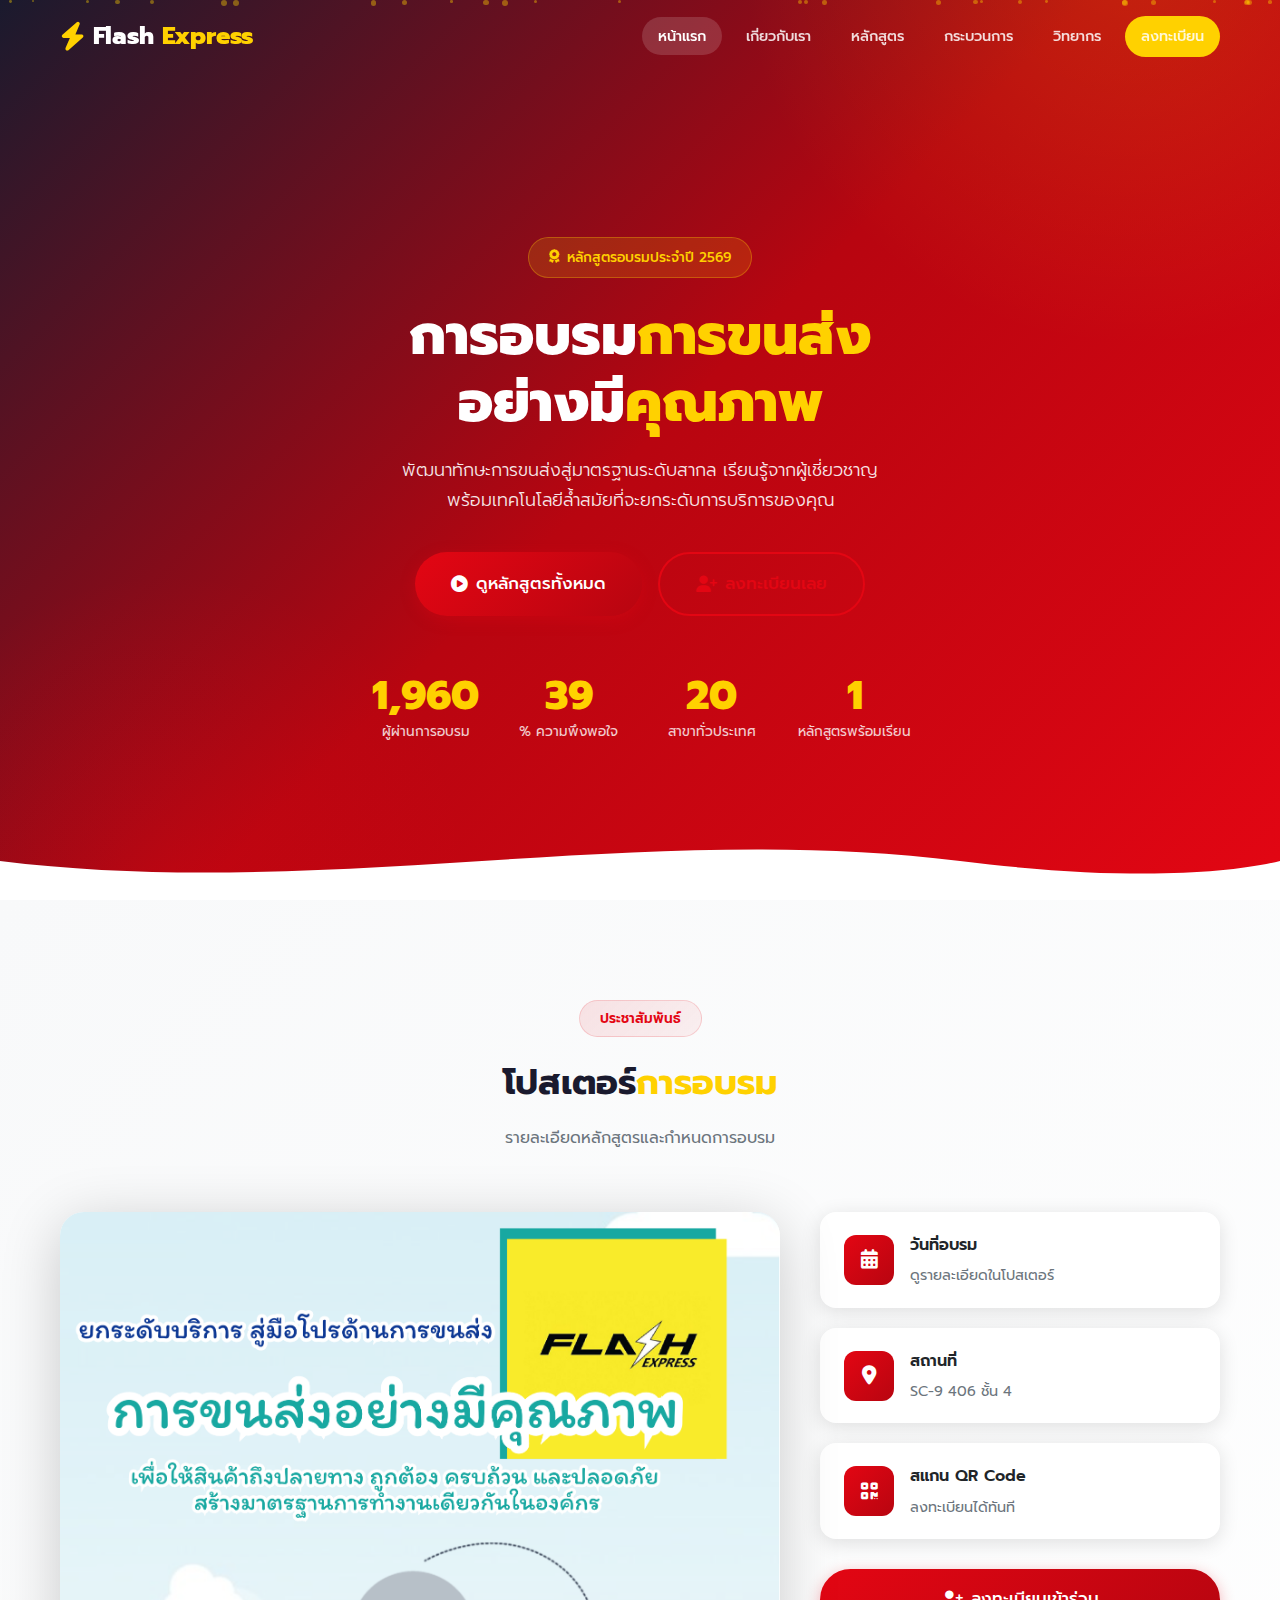
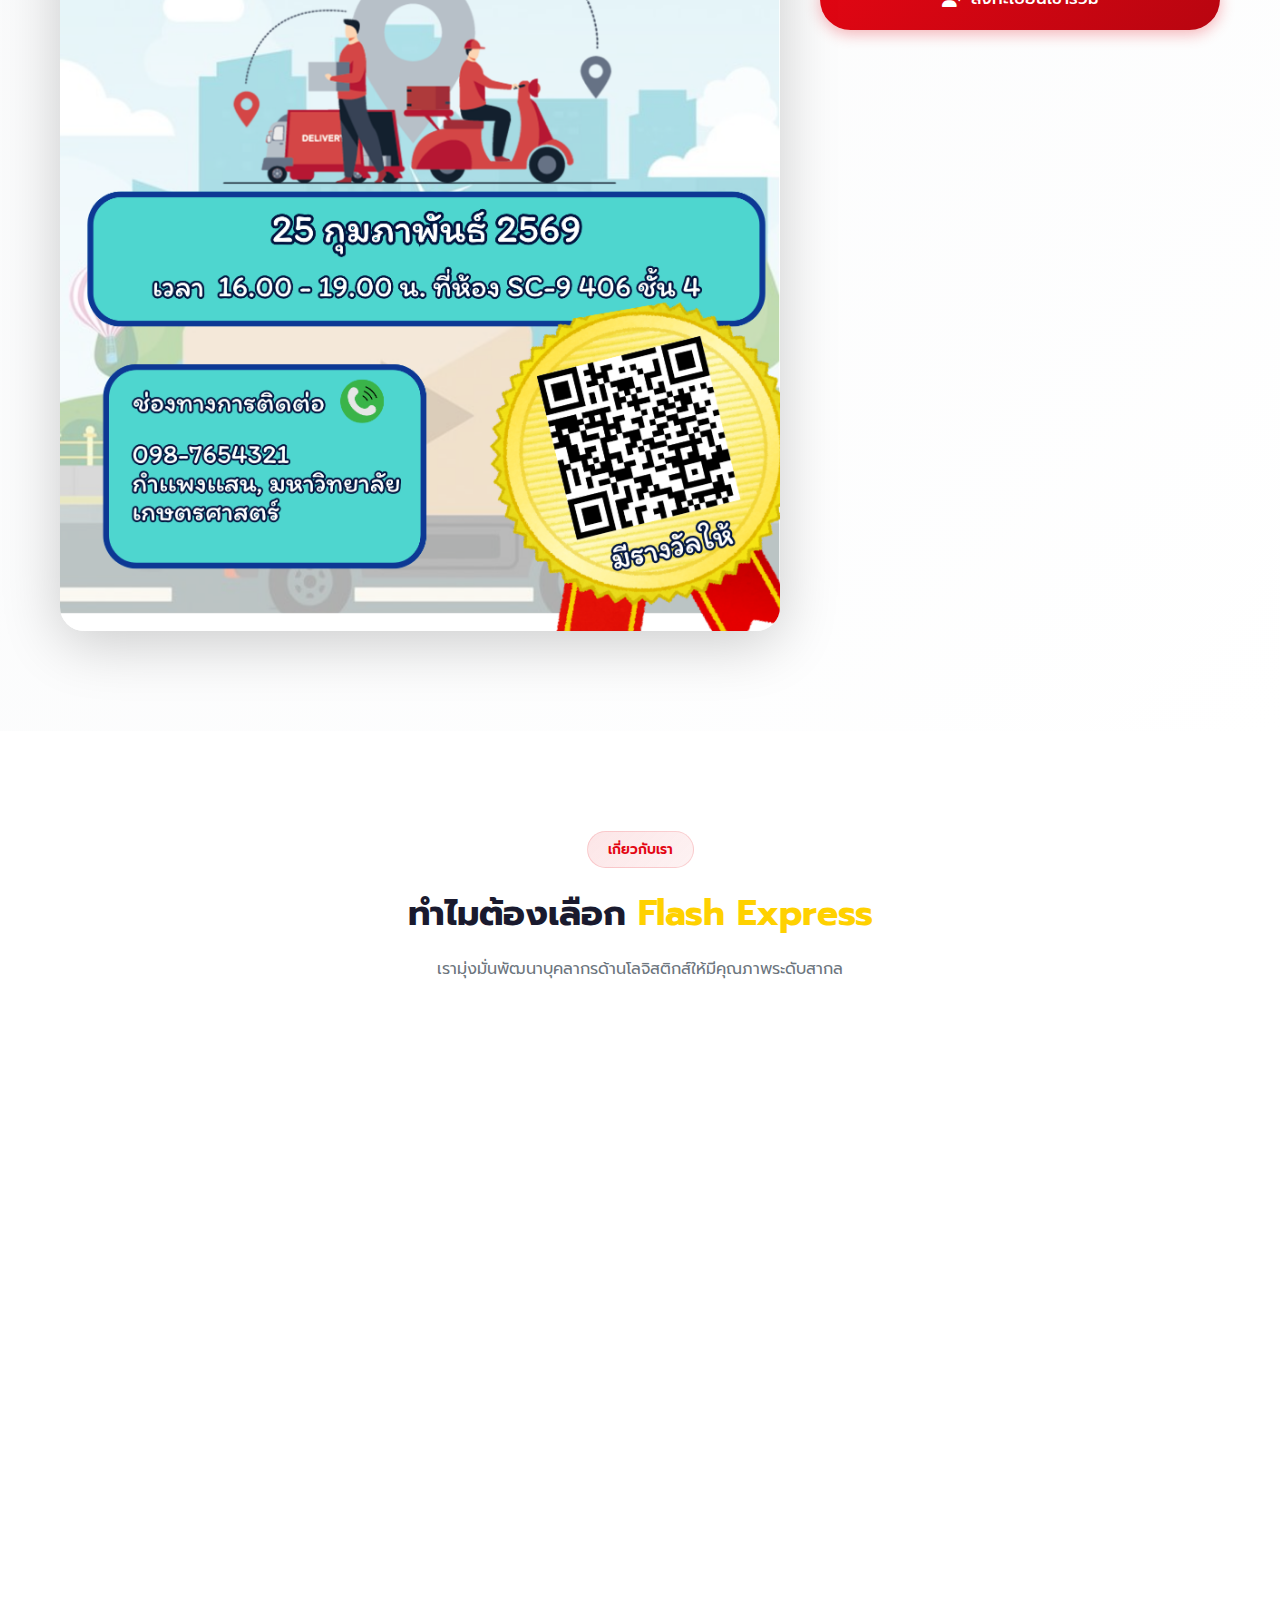
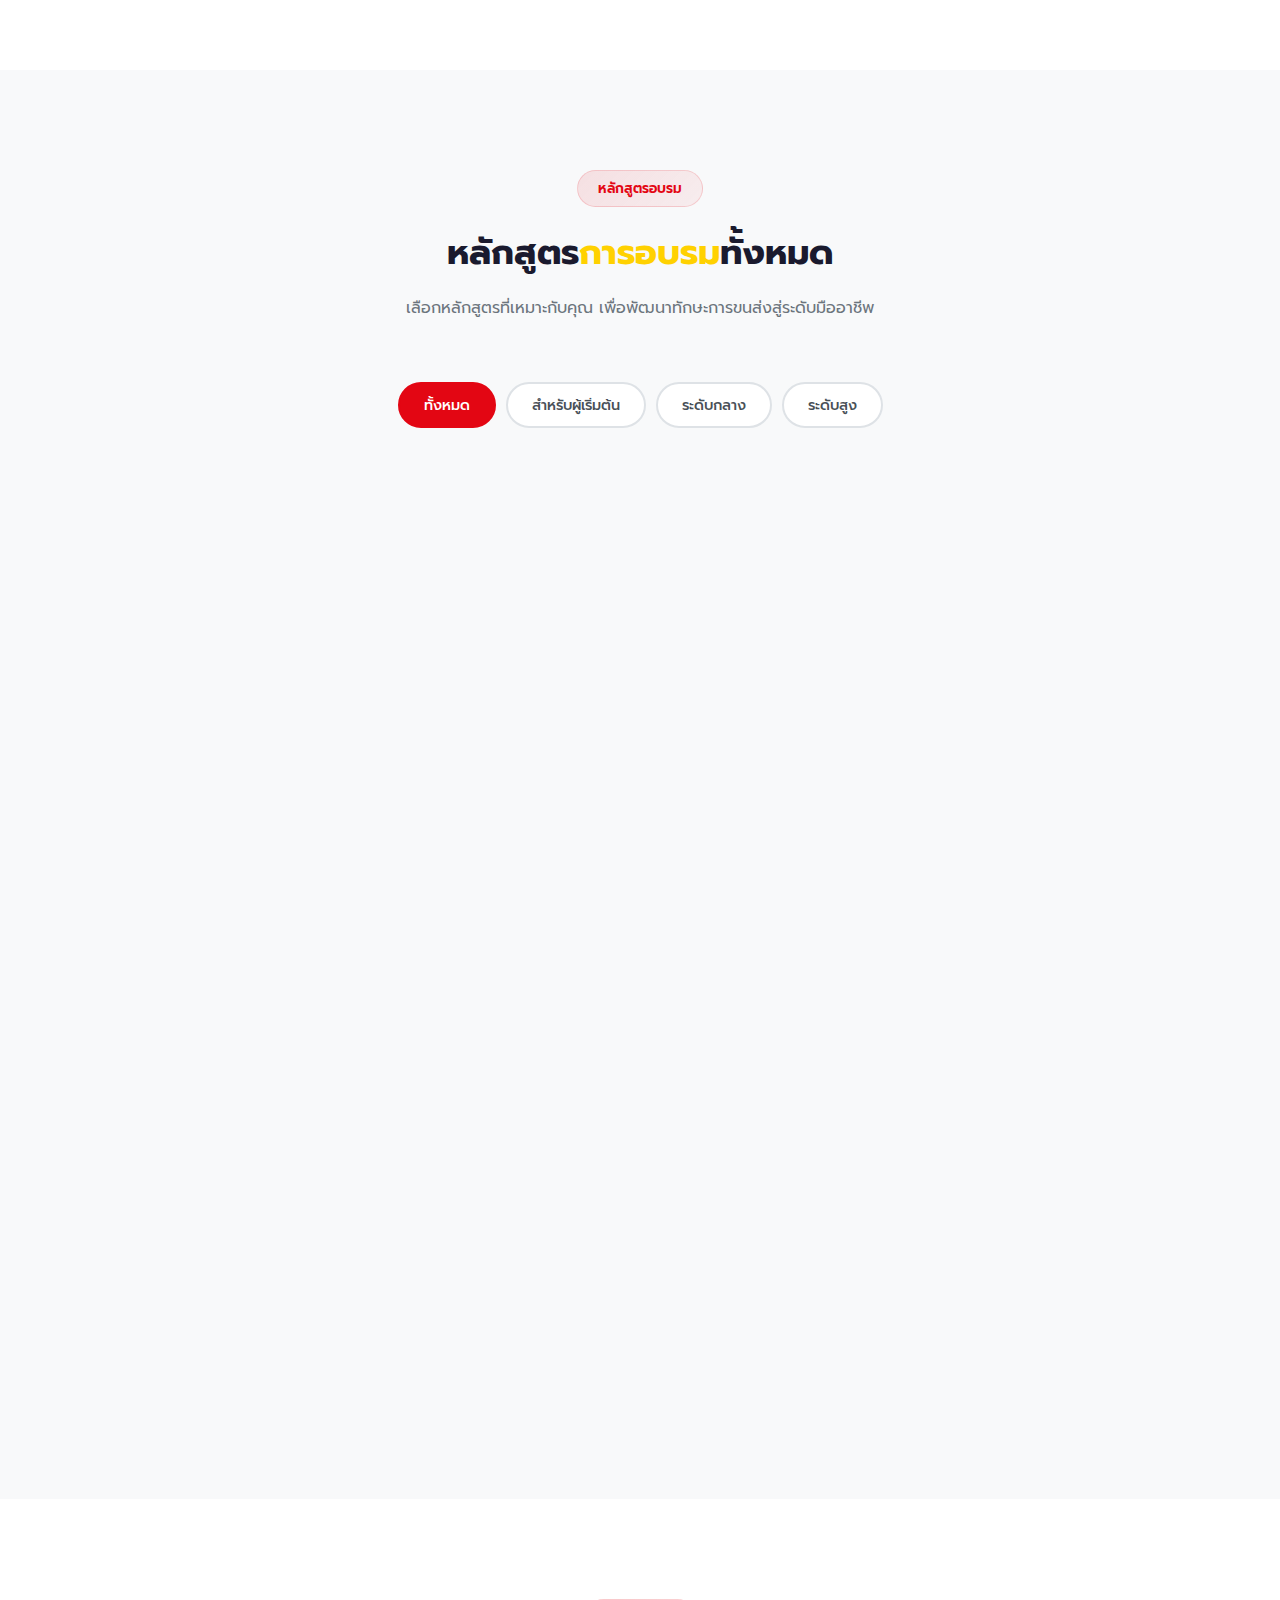
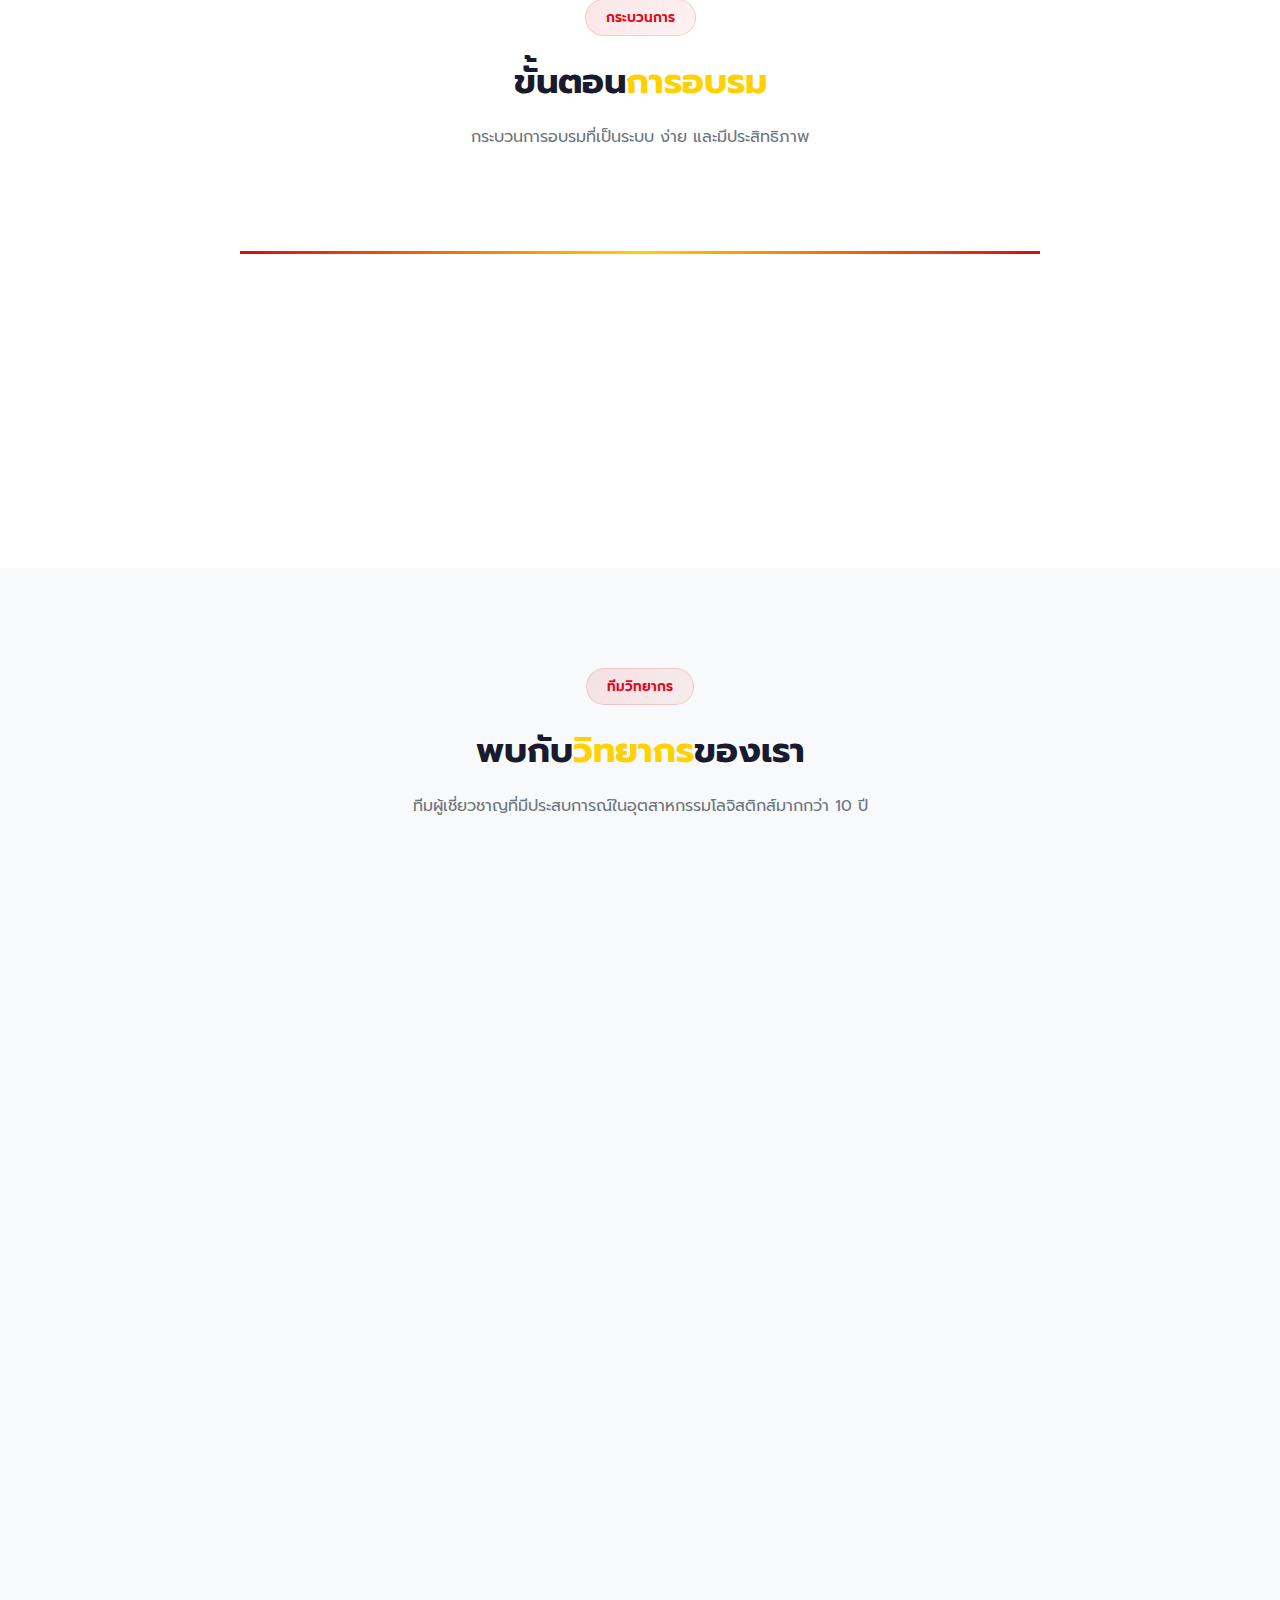
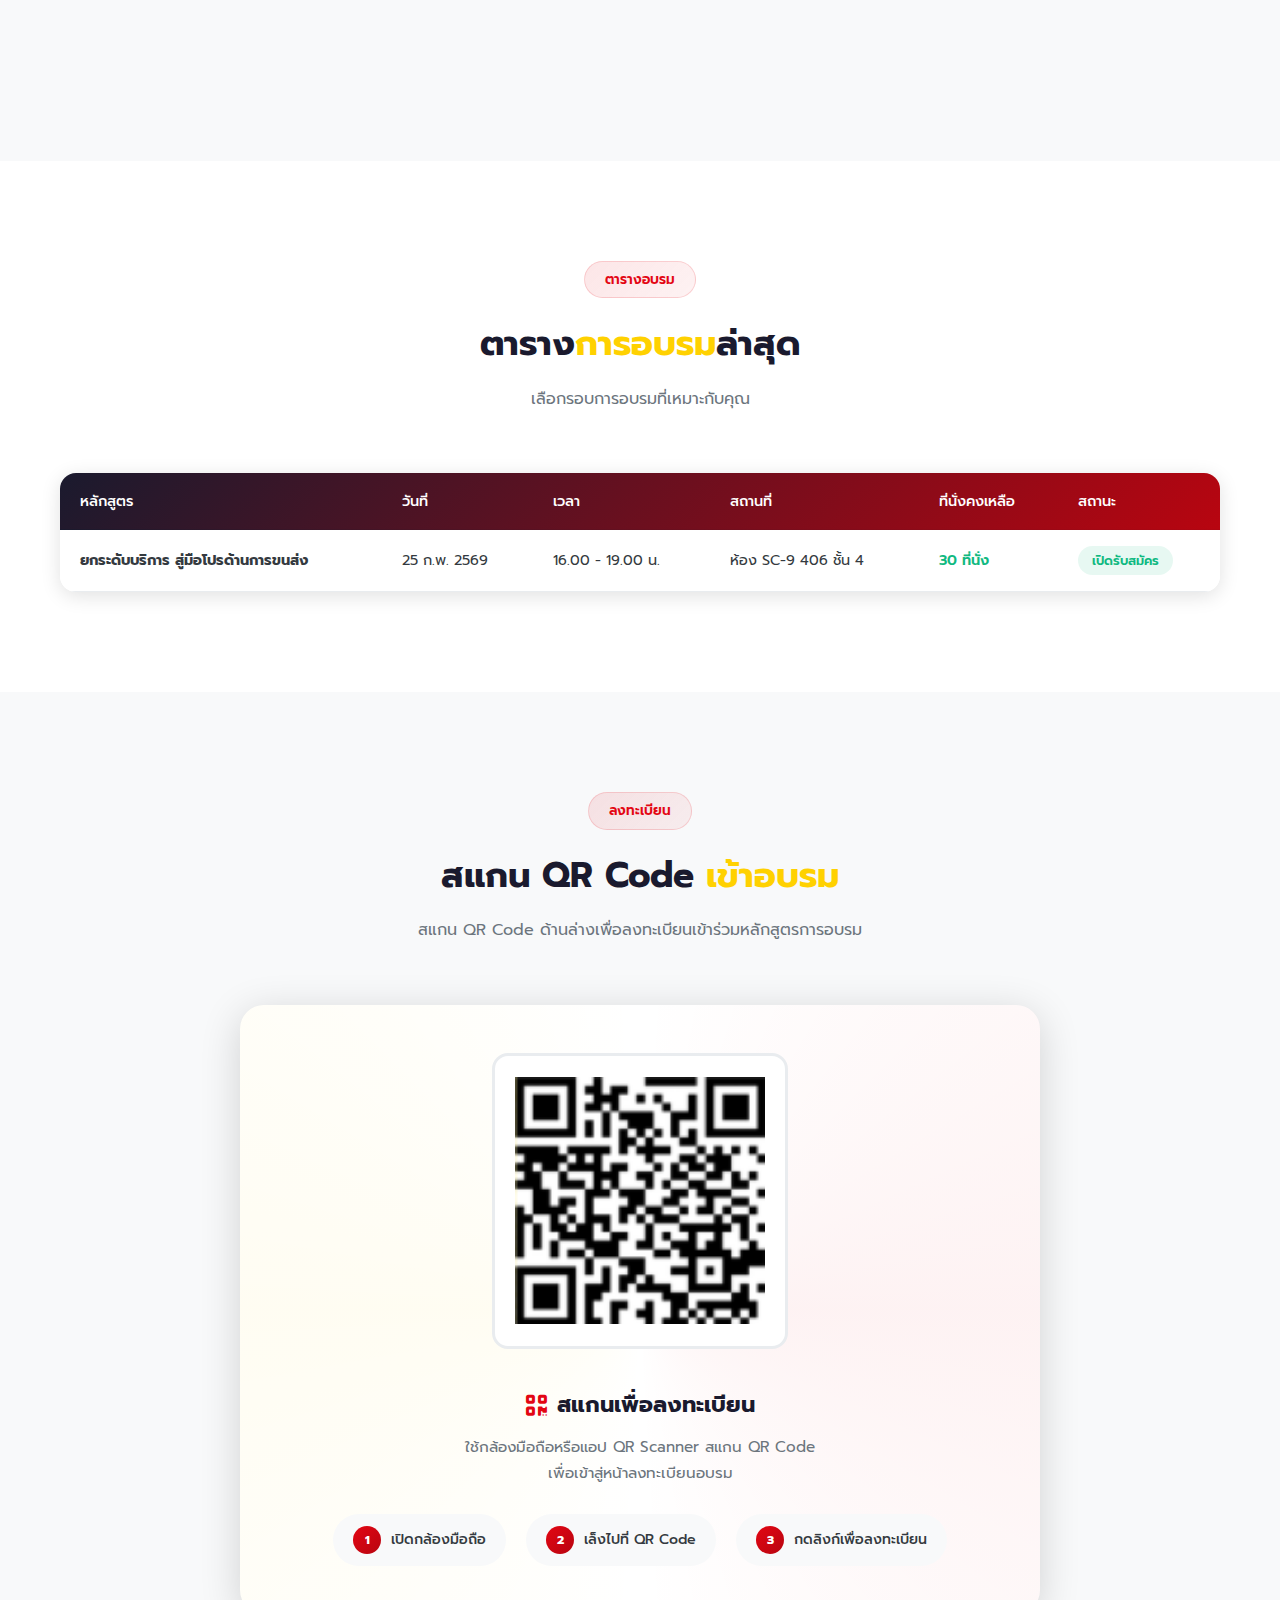
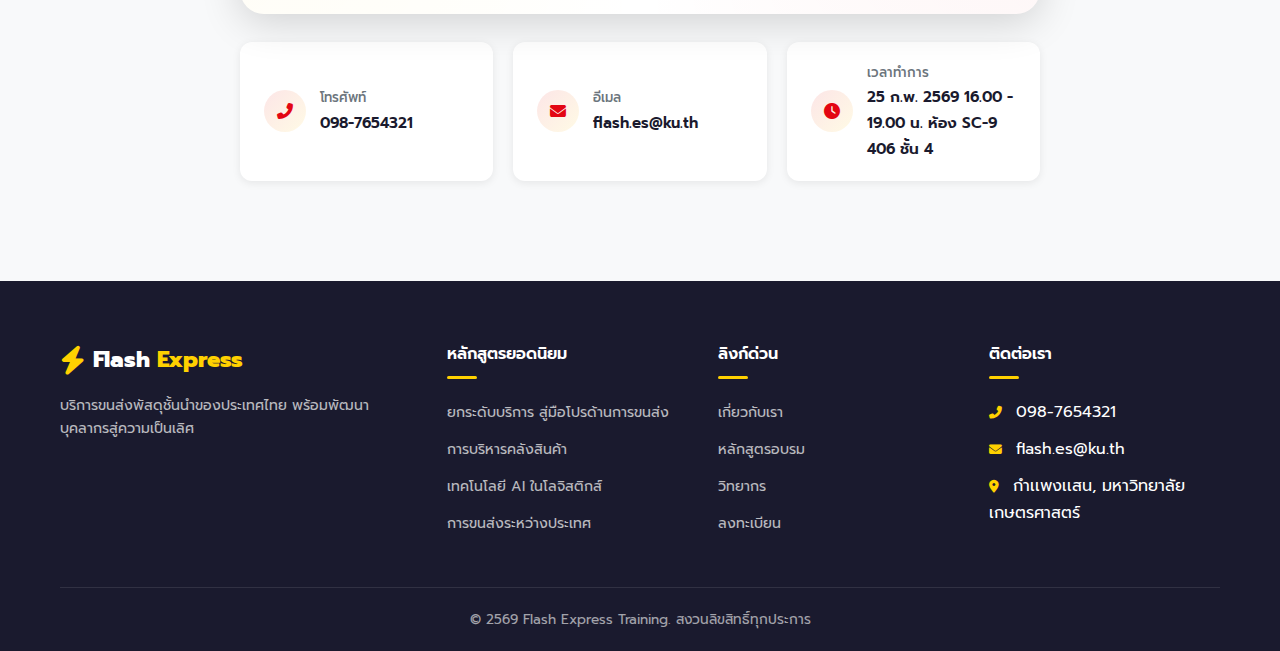
<file: index.html>
<!DOCTYPE html>
<html lang="th">
<head>
    <meta charset="UTF-8">
    <meta name="viewport" content="width=device-width, initial-scale=1.0">
    <title>Flash Express - การอบรมการขนส่งอย่างมีคุณภาพ</title>
    <link rel="stylesheet" href="styles/style.css?v=20260211">
    <link href="https://fonts.googleapis.com/css2?family=Prompt:wght@300;400;500;600;700;800&display=swap" rel="stylesheet">
    <link rel="stylesheet" href="https://cdnjs.cloudflare.com/ajax/libs/font-awesome/6.5.1/css/all.min.css">
</head>
<body>

    <!-- Navbar -->
    <nav class="navbar" id="navbar">
        <div class="container nav-container">
            <a href="#" class="logo">
                <i class="fas fa-bolt logo-icon"></i>
                <span>Flash <span class="text-yellow">Express</span></span>
            </a>
            <ul class="nav-links" id="navLinks">
                <li><a href="#home" class="active">หน้าแรก</a></li>
                <li><a href="#about">เกี่ยวกับเรา</a></li>
                <li><a href="#courses">หลักสูตร</a></li>
                <li><a href="#process">กระบวนการ</a></li>
                <li><a href="#trainers">วิทยากร</a></li>
                <li><a href="#register" class="btn btn-nav">ลงทะเบียน</a></li>
            </ul>
            <button class="hamburger" id="hamburger">
                <span></span>
                <span></span>
                <span></span>
            </button>
        </div>
    </nav>

    <!-- Hero Section -->
    <section class="hero" id="home">
        <div class="hero-particles" id="particles"></div>
        <div class="container hero-content">
            <div class="hero-badge">
                <i class="fas fa-award"></i> หลักสูตรอบรมประจำปี 2569
            </div>
            <h1 class="hero-title">
                การอบรม<span class="text-yellow">การขนส่ง</span><br>
                อย่างมี<span class="text-yellow">คุณภาพ</span>
            </h1>
            <p class="hero-subtitle">
                พัฒนาทักษะการขนส่งสู่มาตรฐานระดับสากล เรียนรู้จากผู้เชี่ยวชาญ<br>
                พร้อมเทคโนโลยีล้ำสมัยที่จะยกระดับการบริการของคุณ
            </p>
            <div class="hero-buttons">
                <a href="#courses" class="btn btn-primary btn-lg">
                    <i class="fas fa-play-circle"></i> ดูหลักสูตรทั้งหมด
                </a>
                <a href="#register" class="btn btn-outline btn-lg">
                    <i class="fas fa-user-plus"></i> ลงทะเบียนเลย
                </a>
            </div>
            <div class="hero-stats">
                <div class="stat-item">
                    <div class="stat-number" data-target="5000">0</div>
                    <div class="stat-label">ผู้ผ่านการอบรม</div>
                </div>
                <div class="stat-item">
                    <div class="stat-number" data-target="98">0</div>
                    <div class="stat-label">% ความพึงพอใจ</div>
                </div>
                <div class="stat-item">
                    <div class="stat-number" data-target="50">0</div>
                    <div class="stat-label">สาขาทั่วประเทศ</div>
                </div>
                <div class="stat-item">
                    <div class="stat-number" data-target="1">0</div>
                    <div class="stat-label">หลักสูตรพร้อมเรียน</div>
                </div>
            </div>
        </div>
        <div class="hero-wave">
            <svg viewBox="0 0 1440 120" preserveAspectRatio="none">
                <path d="M0,60 C360,120 720,0 1080,60 C1260,90 1380,80 1440,60 L1440,120 L0,120 Z" fill="#ffffff"/>
            </svg>
        </div>
    </section>

    <!-- Poster Section -->
    <section class="section poster-section" id="poster">
        <div class="container">
            <div class="section-header">
                <span class="section-badge">ประชาสัมพันธ์</span>
                <h2 class="section-title">โปสเตอร์<span class="text-yellow">การอบรม</span></h2>
                <p class="section-subtitle">รายละเอียดหลักสูตรและกำหนดการอบรม</p>
            </div>
            <div class="poster-container">
                <div class="poster-wrapper">
                    <img src="image/poster.png" alt="Flash Express Training Poster" class="poster-image">
                    <div class="poster-overlay">
                        <a href="image/poster.png" target="_blank" class="btn btn-primary btn-lg">
                            <i class="fas fa-expand"></i> ดูขนาดเต็ม
                        </a>
                    </div>
                </div>
                <div class="poster-info">
                    <div class="poster-info-card">
                        <div class="poster-info-icon">
                            <i class="fas fa-calendar-alt"></i>
                        </div>
                        <div class="poster-info-content">
                            <h4>วันที่อบรม</h4>
                            <p>ดูรายละเอียดในโปสเตอร์</p>
                        </div>
                    </div>
                    <div class="poster-info-card">
                        <div class="poster-info-icon">
                            <i class="fas fa-map-marker-alt"></i>
                        </div>
                        <div class="poster-info-content">
                            <h4>สถานที่</h4>
                            <p>SC-9 406 ชั้น 4</p>
                        </div>
                    </div>
                    <div class="poster-info-card">
                        <div class="poster-info-icon">
                            <i class="fas fa-qrcode"></i>
                        </div>
                        <div class="poster-info-content">
                            <h4>สแกน QR Code</h4>
                            <p>ลงทะเบียนได้ทันที</p>
                        </div>
                    </div>
                    <a href="#register" class="btn btn-primary btn-lg poster-register-btn">
                        <i class="fas fa-user-plus"></i> ลงทะเบียนเข้าร่วม
                    </a>
                </div>
            </div>
        </div>
    </section>

    <!-- About Section -->
    <section class="section about" id="about">
        <div class="container">
            <div class="section-header">
                <span class="section-badge">เกี่ยวกับเรา</span>
                <h2 class="section-title">ทำไมต้องเลือก <span class="text-yellow">Flash Express</span></h2>
                <p class="section-subtitle">เรามุ่งมั่นพัฒนาบุคลากรด้านโลจิสติกส์ให้มีคุณภาพระดับสากล</p>
            </div>
            <div class="about-grid">
                <div class="about-card">
                    <div class="about-icon">
                        <i class="fas fa-shipping-fast"></i>
                    </div>
                    <h3>ขนส่งรวดเร็ว</h3>
                    <p>ระบบขนส่งที่มีประสิทธิภาพ ส่งถึงมือผู้รับภายใน 1-2 วัน ครอบคลุมทั่วประเทศไทย</p>
                </div>
                <div class="about-card">
                    <div class="about-icon">
                        <i class="fas fa-shield-alt"></i>
                    </div>
                    <h3>ปลอดภัยสูงสุด</h3>
                    <p>ระบบติดตามพัสดุแบบ Real-time พร้อมประกันความเสียหายสูงสุด 50,000 บาท</p>
                </div>
                <div class="about-card">
                    <div class="about-icon">
                        <i class="fas fa-headset"></i>
                    </div>
                    <h3>บริการ 24/7</h3>
                    <p>ทีมงานคอยให้บริการตลอด 24 ชั่วโมง แก้ไขปัญหาอย่างรวดเร็วทันใจ</p>
                </div>
                <div class="about-card">
                    <div class="about-icon">
                        <i class="fas fa-graduation-cap"></i>
                    </div>
                    <h3>อบรมมืออาชีพ</h3>
                    <p>หลักสูตรที่ออกแบบโดยผู้เชี่ยวชาญ เน้นปฏิบัติจริง พร้อมใบรับรอง</p>
                </div>
                <div class="about-card">
                    <div class="about-icon">
                        <i class="fas fa-chart-line"></i>
                    </div>
                    <h3>เทคโนโลยีทันสมัย</h3>
                    <p>ใช้ AI และ Machine Learning ในการเพิ่มประสิทธิภาพการจัดส่งพัสดุ</p>
                </div>
            </div>
        </div>
    </section>

    <!-- Courses Section -->
    <section class="section courses" id="courses">
        <div class="container">
            <div class="section-header">
                <span class="section-badge">หลักสูตรอบรม</span>
                <h2 class="section-title">หลักสูตร<span class="text-yellow">การอบรม</span>ทั้งหมด</h2>
                <p class="section-subtitle">เลือกหลักสูตรที่เหมาะกับคุณ เพื่อพัฒนาทักษะการขนส่งสู่ระดับมืออาชีพ</p>
            </div>
            
            <div class="course-filter">
                <button class="filter-btn active" data-filter="all">ทั้งหมด</button>
                <button class="filter-btn" data-filter="beginner">สำหรับผู้เริ่มต้น</button>
                <button class="filter-btn" data-filter="intermediate">ระดับกลาง</button>
                <button class="filter-btn" data-filter="advanced">ระดับสูง</button>
            </div>

            <div class="courses-grid">
                <!-- Course 1 -->
                <div class="course-card" data-category="beginner">
                    <div class="course-image">
                        <div class="course-image-placeholder">
                            <i class="fas fa-box-open"></i>
                        </div>
                        <span class="course-badge beginner">สำหรับผู้เริ่มต้น</span>
                        <span class="course-price">ฟรี</span>
                    </div>
                    <div class="course-content">
                        <h3>ยกระดับบริการ สู่มือโปรด้านการขนส่ง</h3>
                        <p>เพื่อให้สินค้าถึงปลายทาง ถูกต้อง ครบถ้วน และปลอดภัย สร้างมาตรฐานการทำงานเดียวกันในองค์กร</p>
                        <div class="course-meta">
                            <span><i class="fas fa-clock"></i> 3 ชั่วโมง</span>
                            <span><i class="fas fa-users"></i> 30 คน</span>
                            <span><i class="fas fa-star"></i> -</span>
                        </div>
                        <a href="#register" class="btn btn-course">ลงทะเบียน <i class="fas fa-arrow-right"></i></a>
                    </div>
                </div>

                <!-- Course 2 - ระดับกลาง (ยังไม่เปิด) -->
                <div class="course-card course-coming-soon" data-category="intermediate">
                    <div class="course-image">
                        <div class="course-image-placeholder">
                            <i class="fas fa-warehouse"></i>
                        </div>
                        <span class="course-badge intermediate">ระดับกลาง</span>
                        <span class="course-coming-badge"><i class="fas fa-hourglass-half"></i> เร็วๆ นี้</span>
                    </div>
                    <div class="course-content">
                        <h3>การบริหารคลังสินค้า</h3>
                        <p>ระบบจัดการคลังสินค้าอัจฉริยะ การจัดเรียง SKU และการควบคุมสต็อก</p>
                        <div class="course-meta">
                            <span><i class="fas fa-clock"></i> 4 ชั่วโมง</span>
                            <span><i class="fas fa-users"></i> 30 คน</span>
                            <span><i class="fas fa-star"></i> -</span>
                        </div>
                        <span class="btn btn-course-disabled"><i class="fas fa-lock"></i> ยังไม่เปิดให้ลงทะเบียน</span>
                    </div>
                </div>

                <!-- Course 3 - ระดับกลาง (ยังไม่เปิด) -->
                <div class="course-card course-coming-soon" data-category="intermediate">
                    <div class="course-image">
                        <div class="course-image-placeholder">
                            <i class="fas fa-hand-holding-heart"></i>
                        </div>
                        <span class="course-badge intermediate">ระดับกลาง</span>
                        <span class="course-coming-badge"><i class="fas fa-hourglass-half"></i> เร็วๆ นี้</span>
                    </div>
                    <div class="course-content">
                        <h3>การบริการลูกค้าเป็นเลิศ</h3>
                        <p>เทคนิคการสื่อสาร การแก้ปัญหาเฉพาะหน้า สร้างความประทับใจให้ลูกค้า</p>
                        <div class="course-meta">
                            <span><i class="fas fa-clock"></i> 3 ชั่วโมง</span>
                            <span><i class="fas fa-users"></i> 30 คน</span>
                            <span><i class="fas fa-star"></i> -</span>
                        </div>
                        <span class="btn btn-course-disabled"><i class="fas fa-lock"></i> ยังไม่เปิดให้ลงทะเบียน</span>
                    </div>
                </div>

                <!-- Course 4 - ระดับสูง (ยังไม่เปิด) -->
                <div class="course-card course-coming-soon" data-category="advanced">
                    <div class="course-image">
                        <div class="course-image-placeholder">
                            <i class="fas fa-robot"></i>
                        </div>
                        <span class="course-badge advanced">ระดับสูง</span>
                        <span class="course-coming-badge"><i class="fas fa-hourglass-half"></i> เร็วๆ นี้</span>
                    </div>
                    <div class="course-content">
                        <h3>เทคโนโลยี AI ในโลจิสติกส์</h3>
                        <p>การนำ AI, IoT และ Big Data มาใช้ในการจัดการระบบโลจิสติกส์แบบอัตโนมัติ</p>
                        <div class="course-meta">
                            <span><i class="fas fa-clock"></i> 6 ชั่วโมง</span>
                            <span><i class="fas fa-users"></i> 30 คน</span>
                            <span><i class="fas fa-star"></i> -</span>
                        </div>
                        <span class="btn btn-course-disabled"><i class="fas fa-lock"></i> ยังไม่เปิดให้ลงทะเบียน</span>
                    </div>
                </div>

                <!-- Course 5 - ระดับสูง (ยังไม่เปิด) -->
                <div class="course-card course-coming-soon" data-category="advanced">
                    <div class="course-image">
                        <div class="course-image-placeholder">
                            <i class="fas fa-globe-asia"></i>
                        </div>
                        <span class="course-badge advanced">ระดับสูง</span>
                        <span class="course-coming-badge"><i class="fas fa-hourglass-half"></i> เร็วๆ นี้</span>
                    </div>
                    <div class="course-content">
                        <h3>การขนส่งระหว่างประเทศ</h3>
                        <p>กฎระเบียบ พิธีการศุลกากร และการจัดการขนส่งข้ามพรมแดนอย่างมีประสิทธิภาพ</p>
                        <div class="course-meta">
                            <span><i class="fas fa-clock"></i> 6 ชั่วโมง</span>
                            <span><i class="fas fa-users"></i> 40 คน</span>
                            <span><i class="fas fa-star"></i> -</span>
                        </div>
                        <span class="btn btn-course-disabled"><i class="fas fa-lock"></i> ยังไม่เปิดให้ลงทะเบียน</span>
                    </div>
                </div>
            </div>
        </div>
    </section>

    <!-- Process Section -->
    <section class="section process" id="process">
        <div class="container">
            <div class="section-header">
                <span class="section-badge">กระบวนการ</span>
                <h2 class="section-title">ขั้นตอน<span class="text-yellow">การอบรม</span></h2>
                <p class="section-subtitle">กระบวนการอบรมที่เป็นระบบ ง่าย และมีประสิทธิภาพ</p>
            </div>
            <div class="process-timeline">
                <div class="process-step">
                    <div class="step-number">01</div>
                    <div class="step-content">
                        <div class="step-icon"><i class="fas fa-user-plus"></i></div>
                        <h3>ลงทะเบียน</h3>
                        <p>สมัครเข้าร่วมหลักสูตรผ่านระบบออนไลน์ เลือกหลักสูตรที่สนใจ</p>
                    </div>
                </div>
                <div class="process-step">
                    <div class="step-number">02</div>
                    <div class="step-content">
                        <div class="step-icon"><i class="fas fa-book-open"></i></div>
                        <h3>เรียนรู้ทฤษฎี</h3>
                        <p>ศึกษาเนื้อหาจากผู้เชี่ยวชาญ พร้อมเอกสารประกอบการเรียน</p>
                    </div>
                </div>
                <div class="process-step">
                    <div class="step-number">03</div>
                    <div class="step-content">
                        <div class="step-icon"><i class="fas fa-hands-helping"></i></div>
                        <h3>ฝึกปฏิบัติ</h3>
                        <p>ลงมือปฏิบัติจริงในสถานการณ์จำลอง พร้อมรับคำแนะนำจากพี่เลี้ยง</p>
                    </div>
                </div>
                <div class="process-step">
                    <div class="step-number">04</div>
                    <div class="step-content">
                        <div class="step-icon"><i class="fas fa-clipboard-check"></i></div>
                        <h3>ทดสอบ</h3>
                        <p>ทดสอบความรู้และทักษะ เพื่อประเมินผลการเรียนรู้</p>
                    </div>
                </div>
                <div class="process-step">
                    <div class="step-number">05</div>
                    <div class="step-content">
                        <div class="step-icon"><i class="fas fa-certificate"></i></div>
                        <h3>รับใบรับรอง</h3>
                        <p>ผู้ที่ผ่านเกณฑ์จะได้รับใบรับรองการผ่านการอบรมจาก Flash Express</p>
                    </div>
                </div>
            </div>
        </div>
    </section>

    <!-- Trainers Section -->
    <section class="section trainers" id="trainers">
        <div class="container">
            <div class="section-header">
                <span class="section-badge">ทีมวิทยากร</span>
                <h2 class="section-title">พบกับ<span class="text-yellow">วิทยากร</span>ของเรา</h2>
                <p class="section-subtitle">ทีมผู้เชี่ยวชาญที่มีประสบการณ์ในอุตสาหกรรมโลจิสติกส์มากกว่า 10 ปี</p>
            </div>
            <div class="trainers-grid">
                <div class="trainer-card">
                    <div class="trainer-avatar">
                        <i class="fas fa-user-tie"></i>
                    </div>
                    <h3>ธีรกานต์ บุญมาก</h3>
                    <span class="trainer-role">ผู้อำนวยการฝ่ายปฏิบัติการ</span>
                    <p>ประสบการณ์ด้านโลจิสติกส์กว่า 15 ปี เชี่ยวชาญระบบคลังสินค้าและการขนส่ง</p>
                    <div class="trainer-social">
                        <a href="#"><i class="fab fa-linkedin-in"></i></a>
                        <a href="#"><i class="fab fa-facebook-f"></i></a>
                        <a href="#"><i class="fas fa-envelope"></i></a>
                    </div>
                </div>
                <div class="trainer-card">
                    <div class="trainer-avatar">
                        <i class="fas fa-user-tie"></i>
                    </div>
                    <h3>ปิยะพงษ์ ขาวประไพ</h3>
                    <span class="trainer-role">หัวหน้าทีมพัฒนาบุคลากร</span>
                    <p>ผู้เชี่ยวชาญด้านการบริการลูกค้าและการสื่อสาร ผ่านการอบรมระดับสากล</p>
                    <div class="trainer-social">
                        <a href="#"><i class="fab fa-linkedin-in"></i></a>
                        <a href="#"><i class="fab fa-facebook-f"></i></a>
                        <a href="#"><i class="fas fa-envelope"></i></a>
                    </div>
                </div>
                <div class="trainer-card">
                    <div class="trainer-avatar">
                        <i class="fas fa-user-tie"></i>
                    </div>
                    <h3>ภูวกร ภาสชญานนท์</h3>
                    <span class="trainer-role">หัวหน้าทีมพัฒนาบุคลากร</span>
                    <p>ผู้เชี่ยวชาญด้านการบริการลูกค้าและการสื่อสาร ผ่านการอบรมระดับสากล</p>
                    <div class="trainer-social">
                        <a href="#"><i class="fab fa-linkedin-in"></i></a>
                        <a href="#"><i class="fab fa-facebook-f"></i></a>
                        <a href="#"><i class="fas fa-envelope"></i></a>
                    </div>
                </div>
                <div class="trainer-card">
                    <div class="trainer-avatar">
                        <i class="fas fa-user-tie"></i>
                    </div>
                    <h3>วริทธิ์ธรณ์ ศานติกาญจน์</h3>
                    <span class="trainer-role">ผู้เชี่ยวชาญด้าน AI & Tech</span>
                    <p>ผู้พัฒนาระบบ AI สำหรับการขนส่งและจัดเส้นทางอัจฉริยะ</p>
                    <div class="trainer-social">
                        <a href="#"><i class="fab fa-linkedin-in"></i></a>
                        <a href="#"><i class="fab fa-facebook-f"></i></a>
                        <a href="#"><i class="fas fa-envelope"></i></a>
                    </div>
                </div>
            </div>
        </div>
    </section>

    <!-- Schedule Section -->
    <section class="section schedule" id="schedule">
        <div class="container">
            <div class="section-header">
                <span class="section-badge">ตารางอบรม</span>
                <h2 class="section-title">ตาราง<span class="text-yellow">การอบรม</span>ล่าสุด</h2>
                <p class="section-subtitle">เลือกรอบการอบรมที่เหมาะกับคุณ</p>
            </div>
            <div class="schedule-table-wrapper">
                <table class="schedule-table">
                    <thead>
                        <tr>
                            <th>หลักสูตร</th>
                            <th>วันที่</th>
                            <th>เวลา</th>
                            <th>สถานที่</th>
                            <th>ที่นั่งคงเหลือ</th>
                            <th>สถานะ</th>
                        </tr>
                    </thead>
                    <tbody>
                        <tr>
                            <td><strong>ยกระดับบริการ สู่มือโปรด้านการขนส่ง</strong></td>
                            <td>25 ก.พ. 2569</td>
                            <td>16.00 - 19.00 น.</td>
                            <td>ห้อง SC-9 406 ชั้น 4</td>
                            <td><span class="seats-available">30 ที่นั่ง</span></td>
                            <td><span class="status-badge open">เปิดรับสมัคร</span></td>
                        </tr>
                    </tbody>
                </table>
            </div>
        </div>
    </section>

    <!-- Registration Section - QR Code -->
    <section class="section register" id="register">
        <div class="container">
            <div class="section-header">
                <span class="section-badge">ลงทะเบียน</span>
                <h2 class="section-title">สแกน QR Code <span class="text-yellow">เข้าอบรม</span></h2>
                <p class="section-subtitle">สแกน QR Code ด้านล่างเพื่อลงทะเบียนเข้าร่วมหลักสูตรการอบรม</p>
            </div>
            <div class="qr-wrapper">
                <div class="qr-card">
                    <div class="qr-glow"></div>
                    <div class="qr-image-container">
                        <img src="image/qrcode.png" alt="QR Code ลงทะเบียนเข้าอบรม Flash Express" class="qr-image">
                    </div>
                    <div class="qr-info">
                        <h3><i class="fas fa-qrcode"></i> สแกนเพื่อลงทะเบียน</h3>
                        <p>ใช้กล้องมือถือหรือแอป QR Scanner สแกน QR Code<br>เพื่อเข้าสู่หน้าลงทะเบียนอบรม</p>
                        <div class="qr-steps">
                            <div class="qr-step">
                                <span class="qr-step-num">1</span>
                                <span>เปิดกล้องมือถือ</span>
                            </div>
                            <div class="qr-step">
                                <span class="qr-step-num">2</span>
                                <span>เล็งไปที่ QR Code</span>
                            </div>
                            <div class="qr-step">
                                <span class="qr-step-num">3</span>
                                <span>กดลิงก์เพื่อลงทะเบียน</span>
                            </div>
                        </div>
                    </div>
                </div>
                <div class="qr-contact-row">
                    <div class="qr-contact-item">
                        <i class="fas fa-phone-alt"></i>
                        <div>
                            <strong>โทรศัพท์</strong>
                            <p>098-7654321</p>
                        </div>
                    </div>
                    <div class="qr-contact-item">
                        <i class="fas fa-envelope"></i>
                        <div>
                            <strong>อีเมล</strong>
                            <p>flash.es@ku.th</p>
                        </div>
                    </div>
                    <div class="qr-contact-item">
                        <i class="fas fa-clock"></i>
                        <div>
                            <strong>เวลาทำการ</strong>
                            <p>25 ก.พ. 2569 16.00 - 19.00 น. ห้อง SC-9 406 ชั้น 4</p>
                        </div>
                    </div>
                </div>
            </div>
        </div>
    </section>

    <!-- Footer -->
    <footer class="footer">
        <div class="container">
            <div class="footer-grid">
                <div class="footer-col">
                    <a href="#" class="footer-logo">
                        <i class="fas fa-bolt logo-icon"></i>
                        <span>Flash <span class="text-yellow">Express</span></span>
                    </a>
                    <p>บริการขนส่งพัสดุชั้นนำของประเทศไทย พร้อมพัฒนาบุคลากรสู่ความเป็นเลิศ</p>
                </div>
                <div class="footer-col">
                    <h4>หลักสูตรยอดนิยม</h4>
                    <ul>
                        <li><a href="#">ยกระดับบริการ สู่มือโปรด้านการขนส่ง</a></li>
                        <li><a href="#">การบริหารคลังสินค้า</a></li>
                        <li><a href="#">เทคโนโลยี AI ในโลจิสติกส์</a></li>
                        <li><a href="#">การขนส่งระหว่างประเทศ</a></li>
                    </ul>
                </div>
                <div class="footer-col">
                    <h4>ลิงก์ด่วน</h4>
                    <ul>
                        <li><a href="#about">เกี่ยวกับเรา</a></li>
                        <li><a href="#courses">หลักสูตรอบรม</a></li>
                        <li><a href="#trainers">วิทยากร</a></li>
                        <li><a href="#register">ลงทะเบียน</a></li>
                    </ul>
                </div>
                <div class="footer-col">
                    <h4>ติดต่อเรา</h4>
                    <ul>
                        <li><i class="fas fa-phone-alt"></i> 098-7654321</li>
                        <li><i class="fas fa-envelope"></i> flash.es@ku.th</li>
                        <li><i class="fas fa-map-marker-alt"></i> กำเเพงเเสน, มหาวิทยาลัยเกษตรศาสตร์</li>
                    </ul>
                </div>
            </div>
            <div class="footer-bottom">
                <p>&copy; 2569 Flash Express Training. สงวนลิขสิทธิ์ทุกประการ</p>
            </div>
        </div>
    </footer>

    <!-- Back to Top Button -->
    <button class="back-to-top" id="backToTop">
        <i class="fas fa-chevron-up"></i>
    </button>



    <script src="styles/script.js?v=20260211"></script>
</body>
</html>
</file>
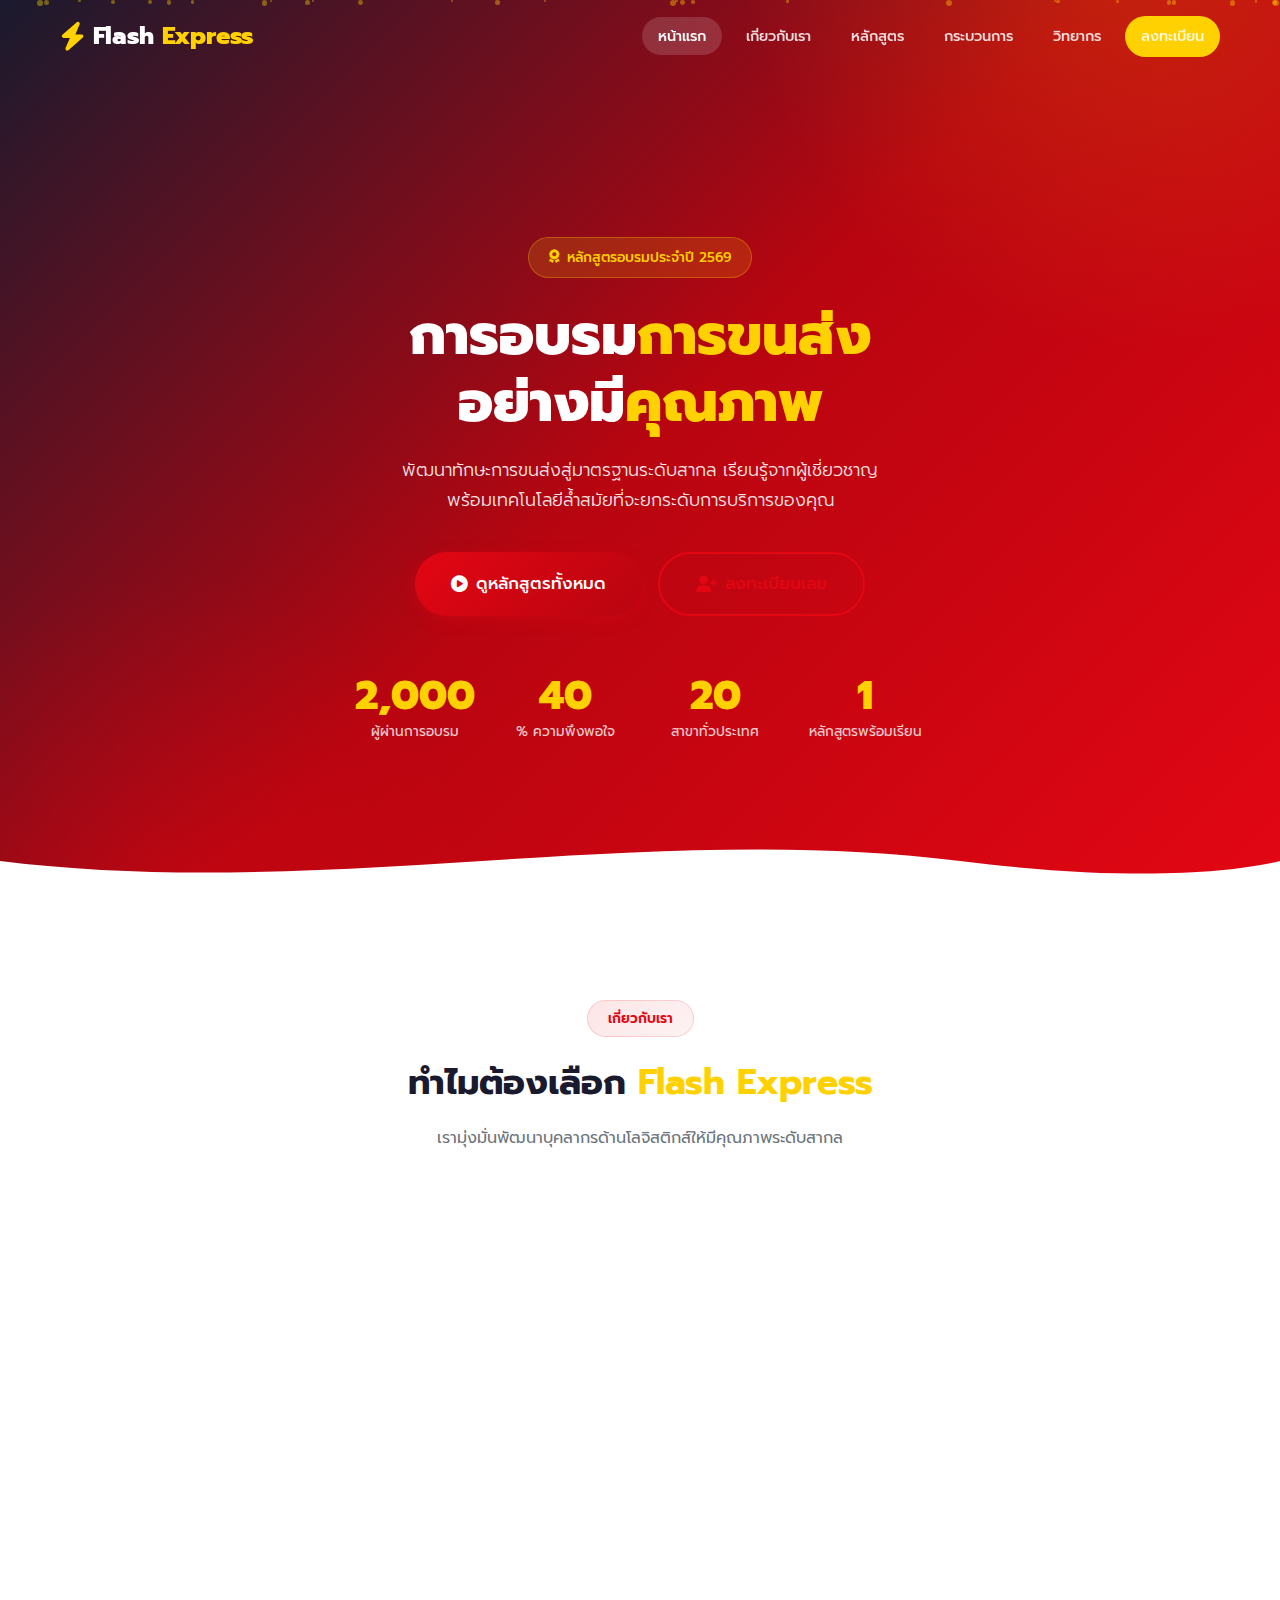
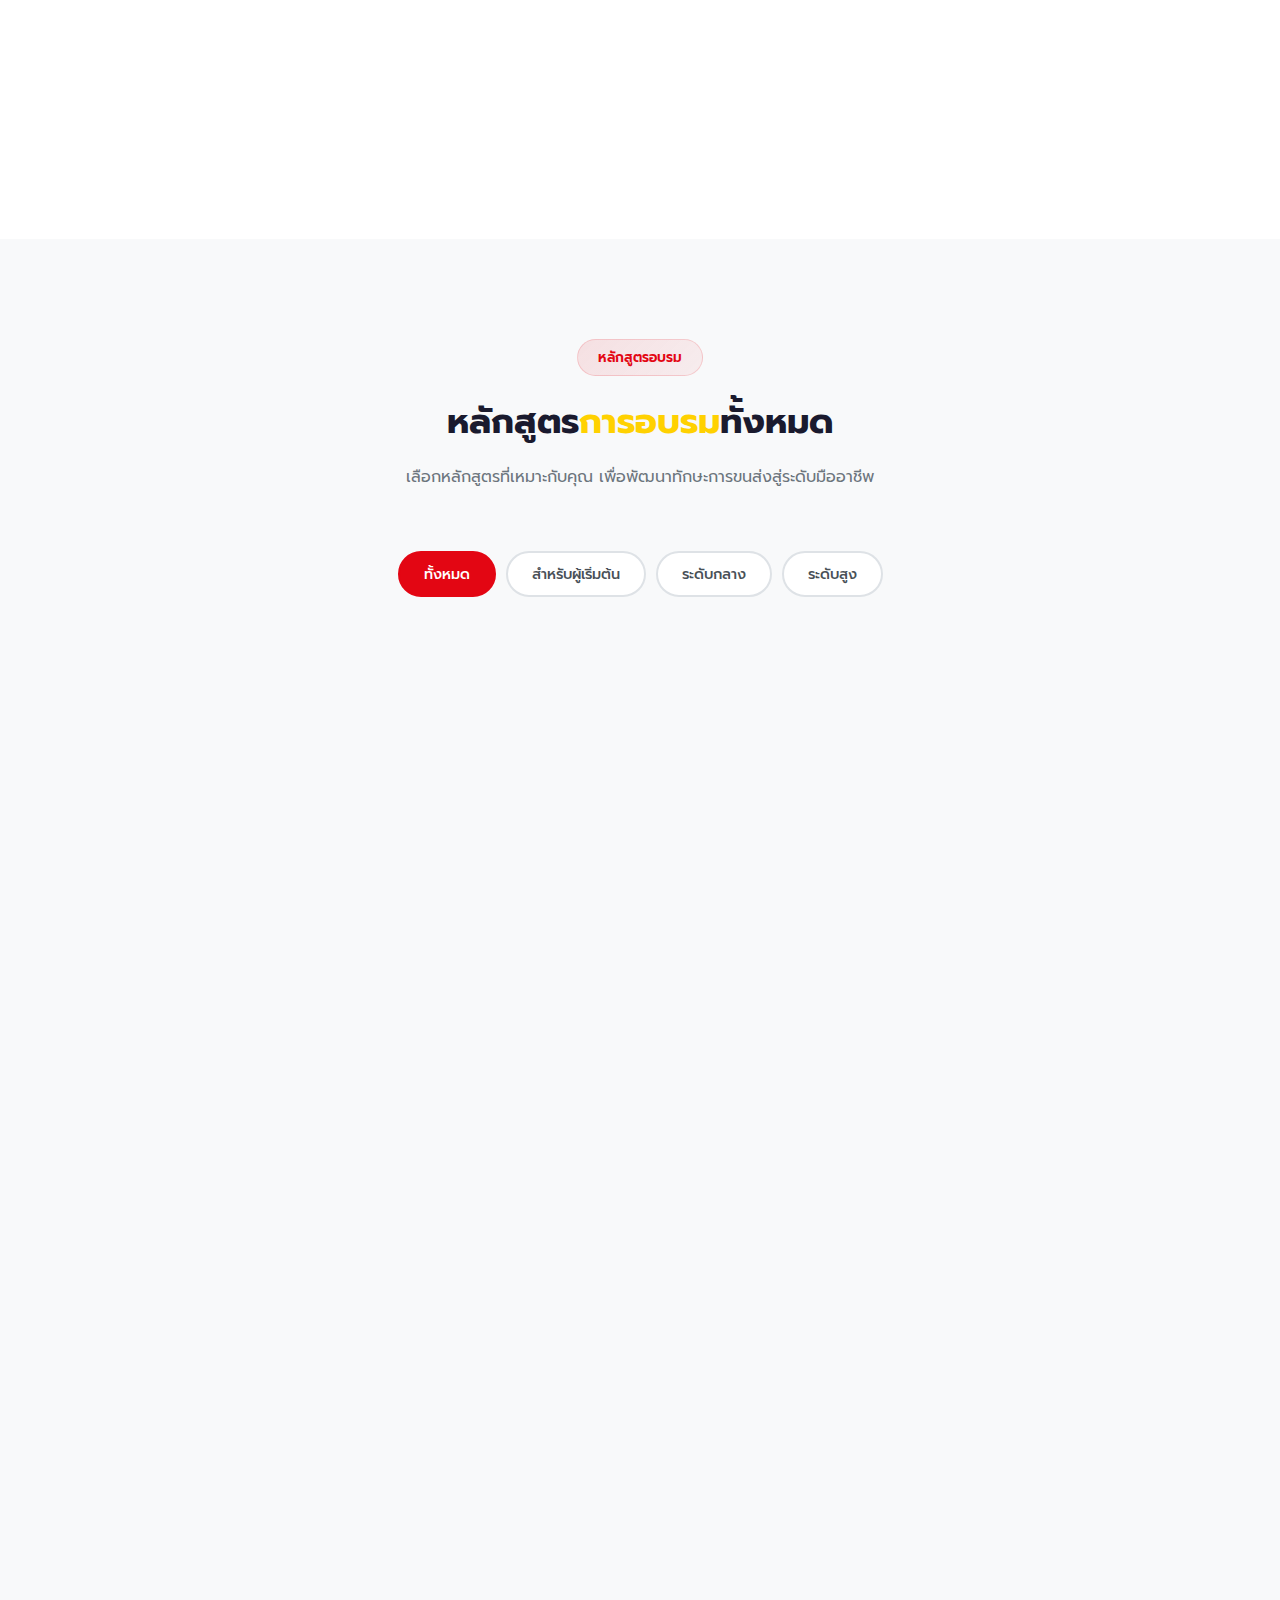
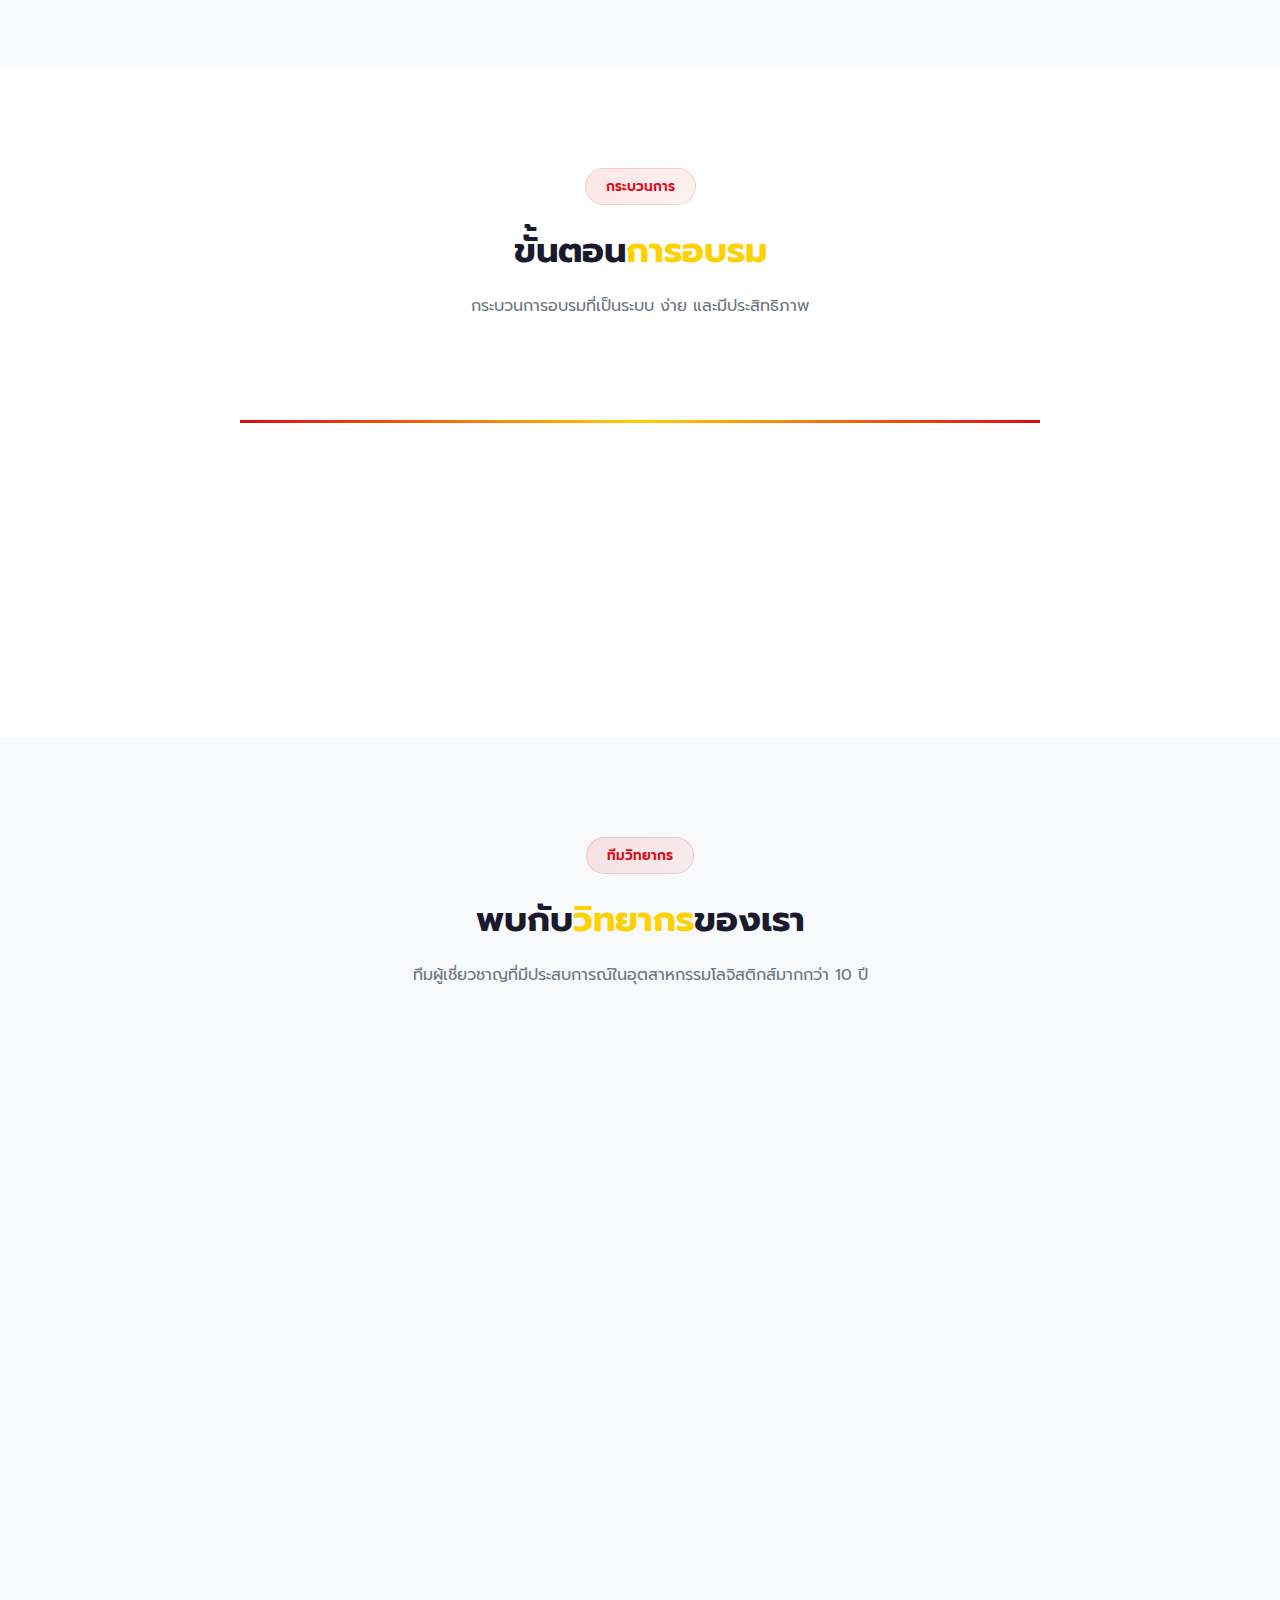
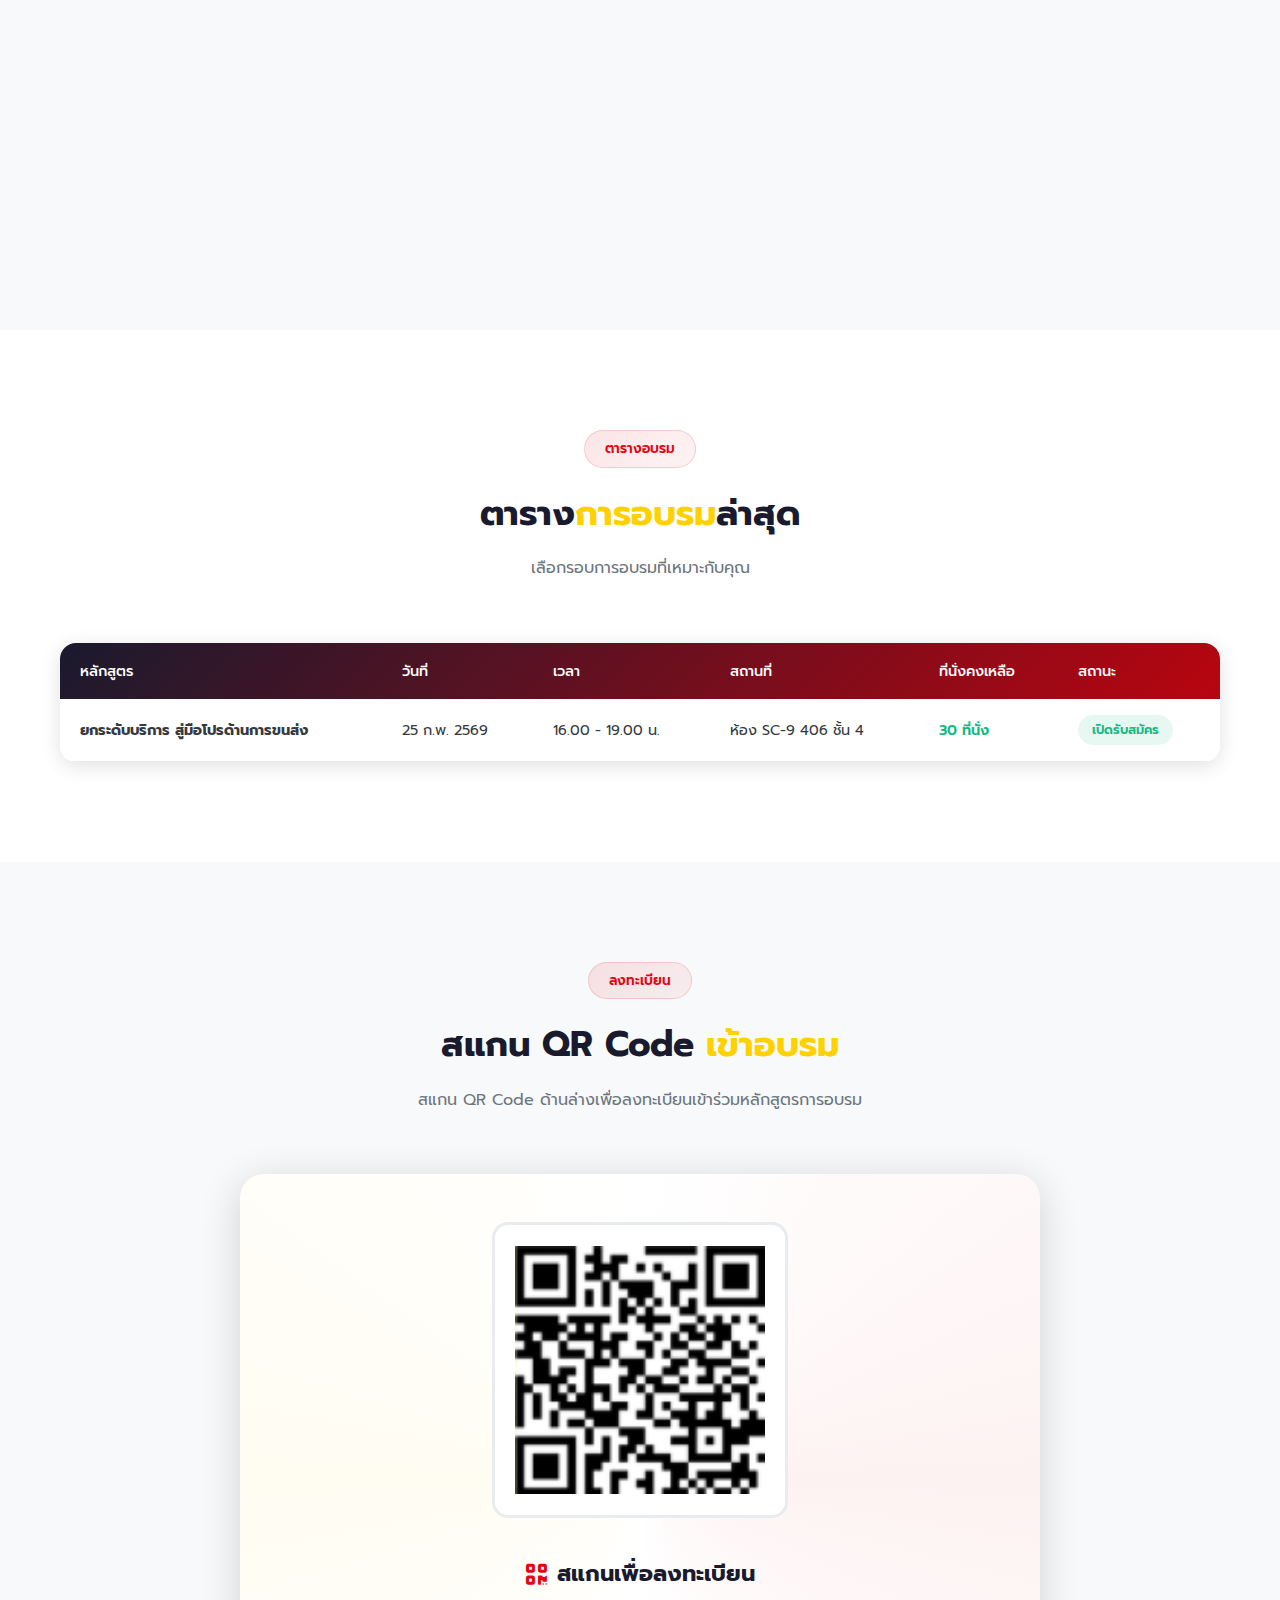
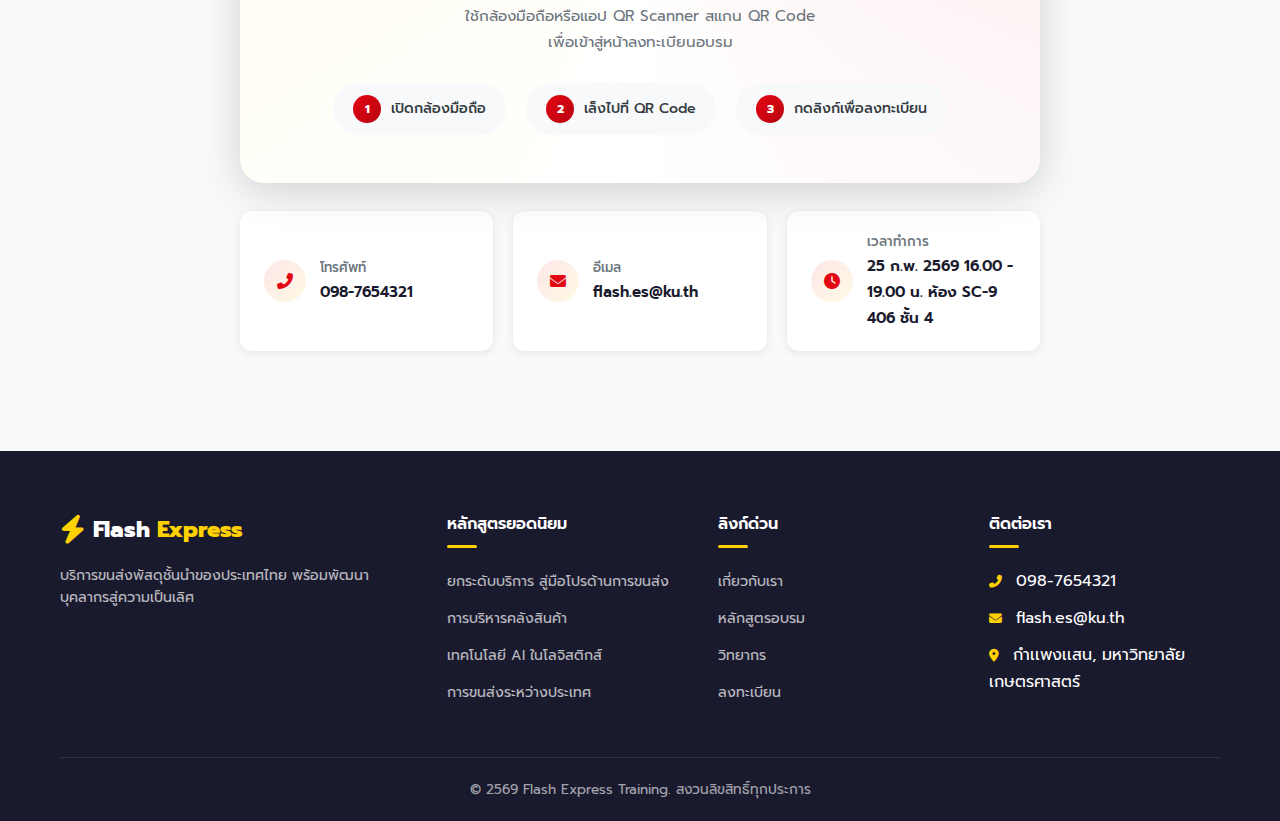
<file: public/index.html>
<!DOCTYPE html>
<html lang="th">
<head>
    <meta charset="UTF-8">
    <meta name="viewport" content="width=device-width, initial-scale=1.0">
    <title>Flash Express - การอบรมการขนส่งอย่างมีคุณภาพ</title>
    <link rel="stylesheet" href="../styles/style.css">
    <link href="https://fonts.googleapis.com/css2?family=Prompt:wght@300;400;500;600;700;800&display=swap" rel="stylesheet">
    <link rel="stylesheet" href="https://cdnjs.cloudflare.com/ajax/libs/font-awesome/6.5.1/css/all.min.css">
</head>
<body>

    <!-- Navbar -->
    <nav class="navbar" id="navbar">
        <div class="container nav-container">
            <a href="#" class="logo">
                <i class="fas fa-bolt logo-icon"></i>
                <span>Flash <span class="text-yellow">Express</span></span>
            </a>
            <ul class="nav-links" id="navLinks">
                <li><a href="#home" class="active">หน้าแรก</a></li>
                <li><a href="#about">เกี่ยวกับเรา</a></li>
                <li><a href="#courses">หลักสูตร</a></li>
                <li><a href="#process">กระบวนการ</a></li>
                <li><a href="#trainers">วิทยากร</a></li>
                <li><a href="#register" class="btn btn-nav">ลงทะเบียน</a></li>
            </ul>
            <button class="hamburger" id="hamburger">
                <span></span>
                <span></span>
                <span></span>
            </button>
        </div>
    </nav>

    <!-- Hero Section -->
    <section class="hero" id="home">
        <div class="hero-particles" id="particles"></div>
        <div class="container hero-content">
            <div class="hero-badge">
                <i class="fas fa-award"></i> หลักสูตรอบรมประจำปี 2569
            </div>
            <h1 class="hero-title">
                การอบรม<span class="text-yellow">การขนส่ง</span><br>
                อย่างมี<span class="text-yellow">คุณภาพ</span>
            </h1>
            <p class="hero-subtitle">
                พัฒนาทักษะการขนส่งสู่มาตรฐานระดับสากล เรียนรู้จากผู้เชี่ยวชาญ<br>
                พร้อมเทคโนโลยีล้ำสมัยที่จะยกระดับการบริการของคุณ
            </p>
            <div class="hero-buttons">
                <a href="#courses" class="btn btn-primary btn-lg">
                    <i class="fas fa-play-circle"></i> ดูหลักสูตรทั้งหมด
                </a>
                <a href="#register" class="btn btn-outline btn-lg">
                    <i class="fas fa-user-plus"></i> ลงทะเบียนเลย
                </a>
            </div>
            <div class="hero-stats">
                <div class="stat-item">
                    <div class="stat-number" data-target="5000">0</div>
                    <div class="stat-label">ผู้ผ่านการอบรม</div>
                </div>
                <div class="stat-item">
                    <div class="stat-number" data-target="98">0</div>
                    <div class="stat-label">% ความพึงพอใจ</div>
                </div>
                <div class="stat-item">
                    <div class="stat-number" data-target="50">0</div>
                    <div class="stat-label">สาขาทั่วประเทศ</div>
                </div>
                <div class="stat-item">
                    <div class="stat-number" data-target="1">0</div>
                    <div class="stat-label">หลักสูตรพร้อมเรียน</div>
                </div>
            </div>
        </div>
        <div class="hero-wave">
            <svg viewBox="0 0 1440 120" preserveAspectRatio="none">
                <path d="M0,60 C360,120 720,0 1080,60 C1260,90 1380,80 1440,60 L1440,120 L0,120 Z" fill="#ffffff"/>
            </svg>
        </div>
    </section>

    <!-- About Section -->
    <section class="section about" id="about">
        <div class="container">
            <div class="section-header">
                <span class="section-badge">เกี่ยวกับเรา</span>
                <h2 class="section-title">ทำไมต้องเลือก <span class="text-yellow">Flash Express</span></h2>
                <p class="section-subtitle">เรามุ่งมั่นพัฒนาบุคลากรด้านโลจิสติกส์ให้มีคุณภาพระดับสากล</p>
            </div>
            <div class="about-grid">
                <div class="about-card">
                    <div class="about-icon">
                        <i class="fas fa-shipping-fast"></i>
                    </div>
                    <h3>ขนส่งรวดเร็ว</h3>
                    <p>ระบบขนส่งที่มีประสิทธิภาพ ส่งถึงมือผู้รับภายใน 1-2 วัน ครอบคลุมทั่วประเทศไทย</p>
                </div>
                <div class="about-card">
                    <div class="about-icon">
                        <i class="fas fa-shield-alt"></i>
                    </div>
                    <h3>ปลอดภัยสูงสุด</h3>
                    <p>ระบบติดตามพัสดุแบบ Real-time พร้อมประกันความเสียหายสูงสุด 50,000 บาท</p>
                </div>
                <div class="about-card">
                    <div class="about-icon">
                        <i class="fas fa-headset"></i>
                    </div>
                    <h3>บริการ 24/7</h3>
                    <p>ทีมงานคอยให้บริการตลอด 24 ชั่วโมง แก้ไขปัญหาอย่างรวดเร็วทันใจ</p>
                </div>
                <div class="about-card">
                    <div class="about-icon">
                        <i class="fas fa-graduation-cap"></i>
                    </div>
                    <h3>อบรมมืออาชีพ</h3>
                    <p>หลักสูตรที่ออกแบบโดยผู้เชี่ยวชาญ เน้นปฏิบัติจริง พร้อมใบรับรอง</p>
                </div>
                <div class="about-card">
                    <div class="about-icon">
                        <i class="fas fa-chart-line"></i>
                    </div>
                    <h3>เทคโนโลยีทันสมัย</h3>
                    <p>ใช้ AI และ Machine Learning ในการเพิ่มประสิทธิภาพการจัดส่งพัสดุ</p>
                </div>
            </div>
        </div>
    </section>

    <!-- Courses Section -->
    <section class="section courses" id="courses">
        <div class="container">
            <div class="section-header">
                <span class="section-badge">หลักสูตรอบรม</span>
                <h2 class="section-title">หลักสูตร<span class="text-yellow">การอบรม</span>ทั้งหมด</h2>
                <p class="section-subtitle">เลือกหลักสูตรที่เหมาะกับคุณ เพื่อพัฒนาทักษะการขนส่งสู่ระดับมืออาชีพ</p>
            </div>
            
            <div class="course-filter">
                <button class="filter-btn active" data-filter="all">ทั้งหมด</button>
                <button class="filter-btn" data-filter="beginner">สำหรับผู้เริ่มต้น</button>
                <button class="filter-btn" data-filter="intermediate">ระดับกลาง</button>
                <button class="filter-btn" data-filter="advanced">ระดับสูง</button>
            </div>

            <div class="courses-grid">
                <!-- Course 1 -->
                <div class="course-card" data-category="beginner">
                    <div class="course-image">
                        <div class="course-image-placeholder">
                            <i class="fas fa-box-open"></i>
                        </div>
                        <span class="course-badge beginner">สำหรับผู้เริ่มต้น</span>
                        <span class="course-price">ฟรี</span>
                    </div>
                    <div class="course-content">
                        <h3>ยกระดับบริการ สู่มือโปรด้านการขนส่ง</h3>
                        <p>เพื่อให้สินค้าถึงปลายทาง ถูกต้อง ครบถ้วน และปลอดภัย สร้างมาตรฐานการทำงานเดียวกันในองค์กร</p>
                        <div class="course-meta">
                            <span><i class="fas fa-clock"></i> 3 ชั่วโมง</span>
                            <span><i class="fas fa-users"></i> 30 คน</span>
                            <span><i class="fas fa-star"></i> -</span>
                        </div>
                        <a href="#register" class="btn btn-course">ลงทะเบียน <i class="fas fa-arrow-right"></i></a>
                    </div>
                </div>

                <!-- Course 2 - ระดับกลาง (ยังไม่เปิด) -->
                <div class="course-card course-coming-soon" data-category="intermediate">
                    <div class="course-image">
                        <div class="course-image-placeholder">
                            <i class="fas fa-warehouse"></i>
                        </div>
                        <span class="course-badge intermediate">ระดับกลาง</span>
                        <span class="course-coming-badge"><i class="fas fa-hourglass-half"></i> เร็วๆ นี้</span>
                    </div>
                    <div class="course-content">
                        <h3>การบริหารคลังสินค้า</h3>
                        <p>ระบบจัดการคลังสินค้าอัจฉริยะ การจัดเรียง SKU และการควบคุมสต็อก</p>
                        <div class="course-meta">
                            <span><i class="fas fa-clock"></i> 4 ชั่วโมง</span>
                            <span><i class="fas fa-users"></i> 30 คน</span>
                            <span><i class="fas fa-star"></i> -</span>
                        </div>
                        <span class="btn btn-course-disabled"><i class="fas fa-lock"></i> ยังไม่เปิดให้ลงทะเบียน</span>
                    </div>
                </div>

                <!-- Course 3 - ระดับกลาง (ยังไม่เปิด) -->
                <div class="course-card course-coming-soon" data-category="intermediate">
                    <div class="course-image">
                        <div class="course-image-placeholder">
                            <i class="fas fa-hand-holding-heart"></i>
                        </div>
                        <span class="course-badge intermediate">ระดับกลาง</span>
                        <span class="course-coming-badge"><i class="fas fa-hourglass-half"></i> เร็วๆ นี้</span>
                    </div>
                    <div class="course-content">
                        <h3>การบริการลูกค้าเป็นเลิศ</h3>
                        <p>เทคนิคการสื่อสาร การแก้ปัญหาเฉพาะหน้า สร้างความประทับใจให้ลูกค้า</p>
                        <div class="course-meta">
                            <span><i class="fas fa-clock"></i> 3 ชั่วโมง</span>
                            <span><i class="fas fa-users"></i> 30 คน</span>
                            <span><i class="fas fa-star"></i> -</span>
                        </div>
                        <span class="btn btn-course-disabled"><i class="fas fa-lock"></i> ยังไม่เปิดให้ลงทะเบียน</span>
                    </div>
                </div>

                <!-- Course 4 - ระดับสูง (ยังไม่เปิด) -->
                <div class="course-card course-coming-soon" data-category="advanced">
                    <div class="course-image">
                        <div class="course-image-placeholder">
                            <i class="fas fa-robot"></i>
                        </div>
                        <span class="course-badge advanced">ระดับสูง</span>
                        <span class="course-coming-badge"><i class="fas fa-hourglass-half"></i> เร็วๆ นี้</span>
                    </div>
                    <div class="course-content">
                        <h3>เทคโนโลยี AI ในโลจิสติกส์</h3>
                        <p>การนำ AI, IoT และ Big Data มาใช้ในการจัดการระบบโลจิสติกส์แบบอัตโนมัติ</p>
                        <div class="course-meta">
                            <span><i class="fas fa-clock"></i> 6 ชั่วโมง</span>
                            <span><i class="fas fa-users"></i> 30 คน</span>
                            <span><i class="fas fa-star"></i> -</span>
                        </div>
                        <span class="btn btn-course-disabled"><i class="fas fa-lock"></i> ยังไม่เปิดให้ลงทะเบียน</span>
                    </div>
                </div>

                <!-- Course 5 - ระดับสูง (ยังไม่เปิด) -->
                <div class="course-card course-coming-soon" data-category="advanced">
                    <div class="course-image">
                        <div class="course-image-placeholder">
                            <i class="fas fa-globe-asia"></i>
                        </div>
                        <span class="course-badge advanced">ระดับสูง</span>
                        <span class="course-coming-badge"><i class="fas fa-hourglass-half"></i> เร็วๆ นี้</span>
                    </div>
                    <div class="course-content">
                        <h3>การขนส่งระหว่างประเทศ</h3>
                        <p>กฎระเบียบ พิธีการศุลกากร และการจัดการขนส่งข้ามพรมแดนอย่างมีประสิทธิภาพ</p>
                        <div class="course-meta">
                            <span><i class="fas fa-clock"></i> 6 ชั่วโมง</span>
                            <span><i class="fas fa-users"></i> 40 คน</span>
                            <span><i class="fas fa-star"></i> -</span>
                        </div>
                        <span class="btn btn-course-disabled"><i class="fas fa-lock"></i> ยังไม่เปิดให้ลงทะเบียน</span>
                    </div>
                </div>
            </div>
        </div>
    </section>

    <!-- Process Section -->
    <section class="section process" id="process">
        <div class="container">
            <div class="section-header">
                <span class="section-badge">กระบวนการ</span>
                <h2 class="section-title">ขั้นตอน<span class="text-yellow">การอบรม</span></h2>
                <p class="section-subtitle">กระบวนการอบรมที่เป็นระบบ ง่าย และมีประสิทธิภาพ</p>
            </div>
            <div class="process-timeline">
                <div class="process-step">
                    <div class="step-number">01</div>
                    <div class="step-content">
                        <div class="step-icon"><i class="fas fa-user-plus"></i></div>
                        <h3>ลงทะเบียน</h3>
                        <p>สมัครเข้าร่วมหลักสูตรผ่านระบบออนไลน์ เลือกหลักสูตรที่สนใจ</p>
                    </div>
                </div>
                <div class="process-step">
                    <div class="step-number">02</div>
                    <div class="step-content">
                        <div class="step-icon"><i class="fas fa-book-open"></i></div>
                        <h3>เรียนรู้ทฤษฎี</h3>
                        <p>ศึกษาเนื้อหาจากผู้เชี่ยวชาญ พร้อมเอกสารประกอบการเรียน</p>
                    </div>
                </div>
                <div class="process-step">
                    <div class="step-number">03</div>
                    <div class="step-content">
                        <div class="step-icon"><i class="fas fa-hands-helping"></i></div>
                        <h3>ฝึกปฏิบัติ</h3>
                        <p>ลงมือปฏิบัติจริงในสถานการณ์จำลอง พร้อมรับคำแนะนำจากพี่เลี้ยง</p>
                    </div>
                </div>
                <div class="process-step">
                    <div class="step-number">04</div>
                    <div class="step-content">
                        <div class="step-icon"><i class="fas fa-clipboard-check"></i></div>
                        <h3>ทดสอบ</h3>
                        <p>ทดสอบความรู้และทักษะ เพื่อประเมินผลการเรียนรู้</p>
                    </div>
                </div>
                <div class="process-step">
                    <div class="step-number">05</div>
                    <div class="step-content">
                        <div class="step-icon"><i class="fas fa-certificate"></i></div>
                        <h3>รับใบรับรอง</h3>
                        <p>ผู้ที่ผ่านเกณฑ์จะได้รับใบรับรองการผ่านการอบรมจาก Flash Express</p>
                    </div>
                </div>
            </div>
        </div>
    </section>

    <!-- Trainers Section -->
    <section class="section trainers" id="trainers">
        <div class="container">
            <div class="section-header">
                <span class="section-badge">ทีมวิทยากร</span>
                <h2 class="section-title">พบกับ<span class="text-yellow">วิทยากร</span>ของเรา</h2>
                <p class="section-subtitle">ทีมผู้เชี่ยวชาญที่มีประสบการณ์ในอุตสาหกรรมโลจิสติกส์มากกว่า 10 ปี</p>
            </div>
            <div class="trainers-grid">
                <div class="trainer-card">
                    <div class="trainer-avatar">
                        <i class="fas fa-user-tie"></i>
                    </div>
                    <h3>ธีรกานต์ บุญมาก</h3>
                    <span class="trainer-role">ผู้อำนวยการฝ่ายปฏิบัติการ</span>
                    <p>ประสบการณ์ด้านโลจิสติกส์กว่า 15 ปี เชี่ยวชาญระบบคลังสินค้าและการขนส่ง</p>
                    <div class="trainer-social">
                        <a href="#"><i class="fab fa-linkedin-in"></i></a>
                        <a href="#"><i class="fab fa-facebook-f"></i></a>
                        <a href="#"><i class="fas fa-envelope"></i></a>
                    </div>
                </div>
                <div class="trainer-card">
                    <div class="trainer-avatar">
                        <i class="fas fa-user-tie"></i>
                    </div>
                    <h3>ปิยะพงษ์ ขาวประไพ</h3>
                    <span class="trainer-role">หัวหน้าทีมพัฒนาบุคลากร</span>
                    <p>ผู้เชี่ยวชาญด้านการบริการลูกค้าและการสื่อสาร ผ่านการอบรมระดับสากล</p>
                    <div class="trainer-social">
                        <a href="#"><i class="fab fa-linkedin-in"></i></a>
                        <a href="#"><i class="fab fa-facebook-f"></i></a>
                        <a href="#"><i class="fas fa-envelope"></i></a>
                    </div>
                </div>
                <div class="trainer-card">
                    <div class="trainer-avatar">
                        <i class="fas fa-user-tie"></i>
                    </div>
                    <h3>ภูวกร ภาสชญานนท์</h3>
                    <span class="trainer-role">หัวหน้าทีมพัฒนาบุคลากร</span>
                    <p>ผู้เชี่ยวชาญด้านการบริการลูกค้าและการสื่อสาร ผ่านการอบรมระดับสากล</p>
                    <div class="trainer-social">
                        <a href="#"><i class="fab fa-linkedin-in"></i></a>
                        <a href="#"><i class="fab fa-facebook-f"></i></a>
                        <a href="#"><i class="fas fa-envelope"></i></a>
                    </div>
                </div>
                <div class="trainer-card">
                    <div class="trainer-avatar">
                        <i class="fas fa-user-tie"></i>
                    </div>
                    <h3>วริทธิ์ธรณ์ ศานติกาญจน์</h3>
                    <span class="trainer-role">ผู้เชี่ยวชาญด้าน AI & Tech</span>
                    <p>ผู้พัฒนาระบบ AI สำหรับการขนส่งและจัดเส้นทางอัจฉริยะ</p>
                    <div class="trainer-social">
                        <a href="#"><i class="fab fa-linkedin-in"></i></a>
                        <a href="#"><i class="fab fa-facebook-f"></i></a>
                        <a href="#"><i class="fas fa-envelope"></i></a>
                    </div>
                </div>
            </div>
        </div>
    </section>

    <!-- Schedule Section -->
    <section class="section schedule" id="schedule">
        <div class="container">
            <div class="section-header">
                <span class="section-badge">ตารางอบรม</span>
                <h2 class="section-title">ตาราง<span class="text-yellow">การอบรม</span>ล่าสุด</h2>
                <p class="section-subtitle">เลือกรอบการอบรมที่เหมาะกับคุณ</p>
            </div>
            <div class="schedule-table-wrapper">
                <table class="schedule-table">
                    <thead>
                        <tr>
                            <th>หลักสูตร</th>
                            <th>วันที่</th>
                            <th>เวลา</th>
                            <th>สถานที่</th>
                            <th>ที่นั่งคงเหลือ</th>
                            <th>สถานะ</th>
                        </tr>
                    </thead>
                    <tbody>
                        <tr>
                            <td><strong>ยกระดับบริการ สู่มือโปรด้านการขนส่ง</strong></td>
                            <td>25 ก.พ. 2569</td>
                            <td>16.00 - 19.00 น.</td>
                            <td>ห้อง SC-9 406 ชั้น 4</td>
                            <td><span class="seats-available">30 ที่นั่ง</span></td>
                            <td><span class="status-badge open">เปิดรับสมัคร</span></td>
                        </tr>
                    </tbody>
                </table>
            </div>
        </div>
    </section>

    <!-- Registration Section - QR Code -->
    <section class="section register" id="register">
        <div class="container">
            <div class="section-header">
                <span class="section-badge">ลงทะเบียน</span>
                <h2 class="section-title">สแกน QR Code <span class="text-yellow">เข้าอบรม</span></h2>
                <p class="section-subtitle">สแกน QR Code ด้านล่างเพื่อลงทะเบียนเข้าร่วมหลักสูตรการอบรม</p>
            </div>
            <div class="qr-wrapper">
                <div class="qr-card">
                    <div class="qr-glow"></div>
                    <div class="qr-image-container">
                        <img src="../image/qrcode.png" alt="QR Code ลงทะเบียนเข้าอบรม Flash Express" class="qr-image">
                    </div>
                    <div class="qr-info">
                        <h3><i class="fas fa-qrcode"></i> สแกนเพื่อลงทะเบียน</h3>
                        <p>ใช้กล้องมือถือหรือแอป QR Scanner สแกน QR Code<br>เพื่อเข้าสู่หน้าลงทะเบียนอบรม</p>
                        <div class="qr-steps">
                            <div class="qr-step">
                                <span class="qr-step-num">1</span>
                                <span>เปิดกล้องมือถือ</span>
                            </div>
                            <div class="qr-step">
                                <span class="qr-step-num">2</span>
                                <span>เล็งไปที่ QR Code</span>
                            </div>
                            <div class="qr-step">
                                <span class="qr-step-num">3</span>
                                <span>กดลิงก์เพื่อลงทะเบียน</span>
                            </div>
                        </div>
                    </div>
                </div>
                <div class="qr-contact-row">
                    <div class="qr-contact-item">
                        <i class="fas fa-phone-alt"></i>
                        <div>
                            <strong>โทรศัพท์</strong>
                            <p>098-7654321</p>
                        </div>
                    </div>
                    <div class="qr-contact-item">
                        <i class="fas fa-envelope"></i>
                        <div>
                            <strong>อีเมล</strong>
                            <p>flash.es@ku.th</p>
                        </div>
                    </div>
                    <div class="qr-contact-item">
                        <i class="fas fa-clock"></i>
                        <div>
                            <strong>เวลาทำการ</strong>
                            <p>25 ก.พ. 2569 16.00 - 19.00 น. ห้อง SC-9 406 ชั้น 4</p>
                        </div>
                    </div>
                </div>
            </div>
        </div>
    </section>

    <!-- Footer -->
    <footer class="footer">
        <div class="container">
            <div class="footer-grid">
                <div class="footer-col">
                    <a href="#" class="footer-logo">
                        <i class="fas fa-bolt logo-icon"></i>
                        <span>Flash <span class="text-yellow">Express</span></span>
                    </a>
                    <p>บริการขนส่งพัสดุชั้นนำของประเทศไทย พร้อมพัฒนาบุคลากรสู่ความเป็นเลิศ</p>
                </div>
                <div class="footer-col">
                    <h4>หลักสูตรยอดนิยม</h4>
                    <ul>
                        <li><a href="#">ยกระดับบริการ สู่มือโปรด้านการขนส่ง</a></li>
                        <li><a href="#">การบริหารคลังสินค้า</a></li>
                        <li><a href="#">เทคโนโลยี AI ในโลจิสติกส์</a></li>
                        <li><a href="#">การขนส่งระหว่างประเทศ</a></li>
                    </ul>
                </div>
                <div class="footer-col">
                    <h4>ลิงก์ด่วน</h4>
                    <ul>
                        <li><a href="#about">เกี่ยวกับเรา</a></li>
                        <li><a href="#courses">หลักสูตรอบรม</a></li>
                        <li><a href="#trainers">วิทยากร</a></li>
                        <li><a href="#register">ลงทะเบียน</a></li>
                    </ul>
                </div>
                <div class="footer-col">
                    <h4>ติดต่อเรา</h4>
                    <ul>
                        <li><i class="fas fa-phone-alt"></i> 098-7654321</li>
                        <li><i class="fas fa-envelope"></i> flash.es@ku.th</li>
                        <li><i class="fas fa-map-marker-alt"></i> กำเเพงเเสน, มหาวิทยาลัยเกษตรศาสตร์</li>
                    </ul>
                </div>
            </div>
            <div class="footer-bottom">
                <p>&copy; 2569 Flash Express Training. สงวนลิขสิทธิ์ทุกประการ</p>
            </div>
        </div>
    </footer>

    <!-- Back to Top Button -->
    <button class="back-to-top" id="backToTop">
        <i class="fas fa-chevron-up"></i>
    </button>



    <script src="../styles/script.js"></script>
</body>
</html>
</file>
<file: styles/style.css>
/* ===== CSS Variables ===== */
:root {
    --primary: #e30613;
    --primary-dark: #b80510;
    --primary-light: #ff3344;
    --yellow: #ffd100;
    --yellow-dark: #e6bc00;
    --dark: #1a1a2e;
    --dark-light: #16213e;
    --gray-900: #212529;
    --gray-800: #343a40;
    --gray-700: #495057;
    --gray-600: #6c757d;
    --gray-400: #ced4da;
    --gray-300: #dee2e6;
    --gray-200: #e9ecef;
    --gray-100: #f8f9fa;
    --white: #ffffff;
    --shadow-sm: 0 2px 8px rgba(0, 0, 0, 0.08);
    --shadow-md: 0 4px 20px rgba(0, 0, 0, 0.12);
    --shadow-lg: 0 8px 40px rgba(0, 0, 0, 0.16);
    --shadow-xl: 0 12px 60px rgba(0, 0, 0, 0.2);
    --radius-sm: 8px;
    --radius-md: 12px;
    --radius-lg: 16px;
    --radius-xl: 24px;
    --transition: all 0.3s cubic-bezier(0.4, 0, 0.2, 1);
}

/* ===== Reset & Base ===== */
*, *::before, *::after {
    margin: 0;
    padding: 0;
    box-sizing: border-box;
}

html {
    scroll-behavior: smooth;
    scroll-padding-top: 80px;
}

body {
    font-family: 'Prompt', sans-serif;
    font-weight: 400;
    color: var(--gray-800);
    line-height: 1.7;
    overflow-x: hidden;
    background: var(--white);
}

a {
    text-decoration: none;
    color: inherit;
    transition: var(--transition);
}

ul {
    list-style: none;
}

img {
    max-width: 100%;
    display: block;
}

.container {
    max-width: 1200px;
    margin: 0 auto;
    padding: 0 20px;
}

.text-yellow {
    color: var(--yellow);
}

/* ===== Poster Section ===== */
.poster-section {
    background: linear-gradient(135deg, var(--gray-100) 0%, var(--white) 100%);
    padding: 80px 0;
}

.poster-container {
    display: grid;
    grid-template-columns: 1fr 400px;
    gap: 40px;
    align-items: start;
    margin-top: 40px;
}

.poster-wrapper {
    position: relative;
    border-radius: var(--radius-xl);
    overflow: hidden;
    box-shadow: var(--shadow-xl);
    background: var(--white);
    transition: var(--transition);
}

.poster-wrapper:hover {
    transform: translateY(-5px);
    box-shadow: 0 20px 60px rgba(227, 6, 19, 0.2);
}

.poster-image {
    width: 100%;
    height: auto;
    display: block;
    transition: var(--transition);
}

.poster-overlay {
    position: absolute;
    inset: 0;
    background: rgba(0, 0, 0, 0.5);
    display: flex;
    align-items: center;
    justify-content: center;
    opacity: 0;
    transition: var(--transition);
}

.poster-wrapper:hover .poster-overlay {
    opacity: 1;
}

.poster-info {
    display: flex;
    flex-direction: column;
    gap: 20px;
}

.poster-info-card {
    display: flex;
    align-items: center;
    gap: 16px;
    padding: 20px 24px;
    background: var(--white);
    border-radius: var(--radius-lg);
    box-shadow: var(--shadow-md);
    transition: var(--transition);
}

.poster-info-card:hover {
    transform: translateX(10px);
    box-shadow: var(--shadow-lg);
}

.poster-info-icon {
    width: 50px;
    height: 50px;
    background: linear-gradient(135deg, var(--primary), var(--primary-dark));
    border-radius: var(--radius-md);
    display: flex;
    align-items: center;
    justify-content: center;
    color: var(--white);
    font-size: 1.2rem;
    flex-shrink: 0;
}

.poster-info-content h4 {
    font-size: 1rem;
    font-weight: 600;
    color: var(--gray-900);
    margin-bottom: 4px;
}

.poster-info-content p {
    font-size: 0.9rem;
    color: var(--gray-600);
}

.poster-register-btn {
    margin-top: 10px;
    width: 100%;
    padding: 16px 28px;
    font-size: 1.1rem;
}

@media (max-width: 992px) {
    .poster-container {
        grid-template-columns: 1fr;
        max-width: 600px;
        margin-left: auto;
        margin-right: auto;
    }
    
    .poster-info {
        order: 2;
    }
}

@media (max-width: 576px) {
    .poster-section {
        padding: 60px 0;
    }
    
    .poster-info-card {
        padding: 16px 20px;
    }
    
    .poster-info-icon {
        width: 44px;
        height: 44px;
        font-size: 1rem;
    }
}

/* ===== Buttons ===== */
.btn {
    display: inline-flex;
    align-items: center;
    gap: 8px;
    padding: 12px 28px;
    border-radius: 50px;
    font-family: 'Prompt', sans-serif;
    font-weight: 500;
    font-size: 0.95rem;
    border: none;
    cursor: pointer;
    transition: var(--transition);
    text-align: center;
    justify-content: center;
}

.btn-primary {
    background: linear-gradient(135deg, var(--primary), var(--primary-dark));
    color: var(--white);
    box-shadow: 0 4px 15px rgba(227, 6, 19, 0.3);
}

.btn-primary:hover {
    transform: translateY(-2px);
    box-shadow: 0 6px 25px rgba(227, 6, 19, 0.45);
}

.btn-outline {
    background: transparent;
    color: var(--white);
    border: 2px solid var(--white);
}

.btn-outline:hover {
    background: var(--white);
    color: var(--primary);
    transform: translateY(-2px);
}

.btn-lg {
    padding: 16px 36px;
    font-size: 1.05rem;
}

.btn-nav {
    background: var(--yellow);
    color: var(--dark);
    padding: 10px 24px;
    font-weight: 600;
}

.btn-nav:hover {
    background: var(--yellow-dark);
    transform: translateY(-2px);
}

.btn-course {
    display: inline-flex;
    align-items: center;
    gap: 8px;
    color: var(--primary);
    font-weight: 600;
    padding: 0;
    background: none;
    border: none;
    font-family: 'Prompt', sans-serif;
    font-size: 0.9rem;
    cursor: pointer;
    transition: var(--transition);
}

.btn-course:hover {
    gap: 12px;
    color: var(--primary-dark);
}

/* ===== Navbar ===== */
.navbar {
    position: fixed;
    top: 0;
    left: 0;
    right: 0;
    z-index: 1000;
    padding: 16px 0;
    transition: var(--transition);
    background: transparent;
}

.navbar.scrolled {
    background: rgba(255, 255, 255, 0.98);
    backdrop-filter: blur(20px);
    box-shadow: var(--shadow-sm);
    padding: 10px 0;
}

.nav-container {
    display: flex;
    align-items: center;
    justify-content: space-between;
}

.logo {
    display: flex;
    align-items: center;
    gap: 8px;
    font-size: 1.5rem;
    font-weight: 800;
    color: var(--white);
}

.navbar.scrolled .logo {
    color: var(--dark);
}

.logo-icon {
    font-size: 1.8rem;
    color: var(--yellow);
}

.nav-links {
    display: flex;
    align-items: center;
    gap: 8px;
}

.nav-links li a {
    padding: 8px 16px;
    border-radius: 50px;
    font-size: 0.9rem;
    font-weight: 500;
    color: rgba(255, 255, 255, 0.85);
    transition: var(--transition);
}

.navbar.scrolled .nav-links li a {
    color: var(--gray-700);
}

.nav-links li a:hover,
.nav-links li a.active {
    color: var(--white);
    background: rgba(255, 255, 255, 0.15);
}

.navbar.scrolled .nav-links li a:hover,
.navbar.scrolled .nav-links li a.active {
    color: var(--primary);
    background: rgba(227, 6, 19, 0.08);
}

.hamburger {
    display: none;
    flex-direction: column;
    gap: 5px;
    background: none;
    border: none;
    cursor: pointer;
    padding: 5px;
    z-index: 1001;
}

.hamburger span {
    display: block;
    width: 28px;
    height: 3px;
    background: var(--white);
    border-radius: 3px;
    transition: var(--transition);
}

.navbar.scrolled .hamburger span {
    background: var(--dark);
}

/* ===== Hero Section ===== */
.hero {
    position: relative;
    min-height: 100vh;
    display: flex;
    align-items: center;
    background: linear-gradient(135deg, var(--dark) 0%, var(--primary-dark) 50%, var(--primary) 100%);
    overflow: hidden;
    padding-top: 80px;
}

.hero::before {
    content: '';
    position: absolute;
    top: -50%;
    right: -20%;
    width: 800px;
    height: 800px;
    background: radial-gradient(circle, rgba(255, 209, 0, 0.15) 0%, transparent 70%);
    border-radius: 50%;
    animation: float 6s ease-in-out infinite;
}

.hero::after {
    content: '';
    position: absolute;
    bottom: -30%;
    left: -10%;
    width: 600px;
    height: 600px;
    background: radial-gradient(circle, rgba(227, 6, 19, 0.2) 0%, transparent 70%);
    border-radius: 50%;
    animation: float 8s ease-in-out infinite reverse;
}

@keyframes float {
    0%, 100% { transform: translateY(0) rotate(0deg); }
    50% { transform: translateY(-30px) rotate(5deg); }
}

.hero-particles {
    position: absolute;
    top: 0;
    left: 0;
    width: 100%;
    height: 100%;
    overflow: hidden;
    pointer-events: none;
}

.particle {
    position: absolute;
    width: 4px;
    height: 4px;
    background: rgba(255, 209, 0, 0.4);
    border-radius: 50%;
    animation: particleFloat linear infinite;
}

@keyframes particleFloat {
    0% { transform: translateY(100vh) rotate(0deg); opacity: 0; }
    10% { opacity: 1; }
    90% { opacity: 1; }
    100% { transform: translateY(-100px) rotate(720deg); opacity: 0; }
}

.hero-content {
    position: relative;
    z-index: 10;
    text-align: center;
    color: var(--white);
}

.hero-badge {
    display: inline-flex;
    align-items: center;
    gap: 8px;
    background: rgba(255, 209, 0, 0.15);
    border: 1px solid rgba(255, 209, 0, 0.3);
    padding: 8px 20px;
    border-radius: 50px;
    font-size: 0.85rem;
    font-weight: 500;
    color: var(--yellow);
    margin-bottom: 24px;
    animation: fadeInDown 1s ease;
}

.hero-title {
    font-size: 3.5rem;
    font-weight: 800;
    line-height: 1.2;
    margin-bottom: 20px;
    animation: fadeInUp 1s ease 0.2s both;
}

.hero-subtitle {
    font-size: 1.1rem;
    font-weight: 300;
    opacity: 0.9;
    margin-bottom: 36px;
    max-width: 650px;
    margin-left: auto;
    margin-right: auto;
    animation: fadeInUp 1s ease 0.4s both;
}

.hero-buttons {
    display: flex;
    gap: 16px;
    justify-content: center;
    flex-wrap: wrap;
    margin-bottom: 60px;
    animation: fadeInUp 1s ease 0.6s both;
}

.hero-stats {
    display: grid;
    grid-template-columns: repeat(4, 1fr);
    gap: 30px;
    max-width: 800px;
    margin: 0 auto;
    animation: fadeInUp 1s ease 0.8s both;
}

.stat-item {
    text-align: center;
}

.stat-number {
    font-size: 2.5rem;
    font-weight: 800;
    color: var(--yellow);
    line-height: 1;
}

.stat-label {
    font-size: 0.85rem;
    opacity: 0.8;
    margin-top: 4px;
}

.hero-wave {
    position: absolute;
    bottom: -1px;
    left: 0;
    right: 0;
    z-index: 5;
}

.hero-wave svg {
    display: block;
    width: 100%;
    height: 80px;
}

/* ===== Animations ===== */
@keyframes fadeInUp {
    from { opacity: 0; transform: translateY(30px); }
    to { opacity: 1; transform: translateY(0); }
}

@keyframes fadeInDown {
    from { opacity: 0; transform: translateY(-20px); }
    to { opacity: 1; transform: translateY(0); }
}

@keyframes fadeInLeft {
    from { opacity: 0; transform: translateX(-30px); }
    to { opacity: 1; transform: translateX(0); }
}

@keyframes fadeInRight {
    from { opacity: 0; transform: translateX(30px); }
    to { opacity: 1; transform: translateX(0); }
}

/* ===== Section Common ===== */
.section {
    padding: 100px 0;
}

.section-header {
    text-align: center;
    margin-bottom: 60px;
}

.section-badge {
    display: inline-block;
    background: linear-gradient(135deg, rgba(227, 6, 19, 0.1), rgba(227, 6, 19, 0.05));
    color: var(--primary);
    padding: 6px 20px;
    border-radius: 50px;
    font-size: 0.85rem;
    font-weight: 600;
    margin-bottom: 16px;
    border: 1px solid rgba(227, 6, 19, 0.15);
}

.section-title {
    font-size: 2.2rem;
    font-weight: 700;
    color: var(--dark);
    margin-bottom: 12px;
}

.section-subtitle {
    font-size: 1rem;
    color: var(--gray-600);
    max-width: 550px;
    margin: 0 auto;
}

/* ===== About Section ===== */
.about {
    background: var(--white);
}

.about-grid {
    display: grid;
    grid-template-columns: repeat(3, 1fr);
    gap: 24px;
}

.about-card {
    background: var(--white);
    border: 1px solid var(--gray-200);
    border-radius: var(--radius-lg);
    padding: 36px 28px;
    text-align: center;
    transition: var(--transition);
    position: relative;
    overflow: hidden;
}

.about-card::before {
    content: '';
    position: absolute;
    top: 0;
    left: 0;
    right: 0;
    height: 4px;
    background: linear-gradient(135deg, var(--primary), var(--yellow));
    transform: scaleX(0);
    transform-origin: left;
    transition: transform 0.4s ease;
}

.about-card:hover {
    transform: translateY(-8px);
    box-shadow: var(--shadow-lg);
    border-color: transparent;
}

.about-card:hover::before {
    transform: scaleX(1);
}

.about-icon {
    width: 70px;
    height: 70px;
    border-radius: 50%;
    background: linear-gradient(135deg, rgba(227, 6, 19, 0.1), rgba(255, 209, 0, 0.1));
    display: flex;
    align-items: center;
    justify-content: center;
    margin: 0 auto 20px;
    font-size: 1.6rem;
    color: var(--primary);
    transition: var(--transition);
}

.about-card:hover .about-icon {
    background: linear-gradient(135deg, var(--primary), var(--primary-dark));
    color: var(--white);
    transform: scale(1.1);
}

.about-card h3 {
    font-size: 1.15rem;
    font-weight: 600;
    color: var(--dark);
    margin-bottom: 10px;
}

.about-card p {
    font-size: 0.9rem;
    color: var(--gray-600);
    line-height: 1.6;
}

/* ===== Courses Section ===== */
.courses {
    background: var(--gray-100);
}

.course-filter {
    display: flex;
    gap: 10px;
    justify-content: center;
    margin-bottom: 40px;
    flex-wrap: wrap;
}

.filter-btn {
    padding: 10px 24px;
    border-radius: 50px;
    border: 2px solid var(--gray-300);
    background: var(--white);
    color: var(--gray-700);
    font-family: 'Prompt', sans-serif;
    font-weight: 500;
    font-size: 0.9rem;
    cursor: pointer;
    transition: var(--transition);
}

.filter-btn:hover,
.filter-btn.active {
    border-color: var(--primary);
    background: var(--primary);
    color: var(--white);
}

.courses-grid {
    display: grid;
    grid-template-columns: repeat(3, 1fr);
    gap: 28px;
}

.course-card {
    background: var(--white);
    border-radius: var(--radius-lg);
    overflow: hidden;
    box-shadow: var(--shadow-sm);
    transition: var(--transition);
}

.course-card:hover {
    transform: translateY(-8px);
    box-shadow: var(--shadow-lg);
}

.course-card.hidden {
    display: none;
}

.course-image {
    position: relative;
    height: 200px;
    overflow: hidden;
}

.course-image-placeholder {
    width: 100%;
    height: 100%;
    background: linear-gradient(135deg, var(--dark), var(--primary-dark));
    display: flex;
    align-items: center;
    justify-content: center;
    font-size: 3.5rem;
    color: rgba(255, 255, 255, 0.3);
}

.course-badge {
    position: absolute;
    top: 16px;
    left: 16px;
    padding: 4px 14px;
    border-radius: 50px;
    font-size: 0.75rem;
    font-weight: 600;
}

.course-badge.beginner {
    background: #10b981;
    color: var(--white);
}

.course-badge.intermediate {
    background: #f59e0b;
    color: var(--dark);
}

.course-badge.advanced {
    background: var(--primary);
    color: var(--white);
}

.course-price {
    position: absolute;
    top: 16px;
    right: 16px;
    background: rgba(0, 0, 0, 0.6);
    backdrop-filter: blur(10px);
    color: var(--yellow);
    padding: 6px 16px;
    border-radius: 50px;
    font-size: 0.85rem;
    font-weight: 700;
}

.course-content {
    padding: 24px;
}

.course-content h3 {
    font-size: 1.1rem;
    font-weight: 600;
    color: var(--dark);
    margin-bottom: 10px;
}

.course-content p {
    font-size: 0.88rem;
    color: var(--gray-600);
    margin-bottom: 16px;
    line-height: 1.6;
}

.course-meta {
    display: flex;
    gap: 16px;
    margin-bottom: 16px;
    padding-bottom: 16px;
    border-bottom: 1px solid var(--gray-200);
}

.course-meta span {
    display: flex;
    align-items: center;
    gap: 4px;
    font-size: 0.8rem;
    color: var(--gray-600);
}

.course-meta span i {
    color: var(--yellow-dark);
}

/* ===== Coming Soon Course Cards ===== */
.course-coming-soon {
    position: relative;
}

.course-coming-soon .course-image-placeholder {
    background: linear-gradient(135deg, #4a4a5a, #6b6b7b);
}

.course-coming-soon .course-content {
    position: relative;
}

.course-coming-soon::after {
    content: '';
    position: absolute;
    top: 0;
    left: 0;
    right: 0;
    bottom: 0;
    background: rgba(255, 255, 255, 0.03);
    border-radius: var(--radius-lg);
    pointer-events: none;
    z-index: 1;
}

.course-coming-badge {
    position: absolute;
    top: 16px;
    right: 16px;
    background: rgba(245, 158, 11, 0.9);
    backdrop-filter: blur(10px);
    color: var(--white);
    padding: 6px 16px;
    border-radius: 50px;
    font-size: 0.82rem;
    font-weight: 700;
    display: inline-flex;
    align-items: center;
    gap: 6px;
    animation: pulse-badge 2s ease-in-out infinite;
}

@keyframes pulse-badge {
    0%, 100% { opacity: 1; }
    50% { opacity: 0.75; }
}

.btn-course-disabled {
    display: inline-flex;
    align-items: center;
    gap: 8px;
    color: var(--gray-400);
    font-weight: 600;
    font-size: 0.88rem;
    cursor: not-allowed;
    font-family: 'Prompt', sans-serif;
}

/* ===== Process Section ===== */
.process {
    background: var(--white);
}

.process-timeline {
    display: flex;
    justify-content: space-between;
    position: relative;
    max-width: 1000px;
    margin: 0 auto;
}

.process-timeline::before {
    content: '';
    position: absolute;
    top: 40px;
    left: 10%;
    right: 10%;
    height: 3px;
    background: linear-gradient(90deg, var(--primary), var(--yellow), var(--primary));
}

.process-step {
    text-align: center;
    position: relative;
    flex: 1;
    padding: 0 10px;
}

.step-number {
    font-size: 0.75rem;
    font-weight: 700;
    color: var(--primary);
    margin-bottom: 8px;
}

.step-content {
    background: var(--white);
    border-radius: var(--radius-lg);
    padding: 28px 16px;
    border: 1px solid var(--gray-200);
    transition: var(--transition);
}

.step-content:hover {
    transform: translateY(-5px);
    box-shadow: var(--shadow-md);
    border-color: var(--primary);
}

.step-icon {
    width: 60px;
    height: 60px;
    border-radius: 50%;
    background: linear-gradient(135deg, var(--primary), var(--primary-dark));
    display: flex;
    align-items: center;
    justify-content: center;
    margin: 0 auto 16px;
    font-size: 1.3rem;
    color: var(--white);
    box-shadow: 0 4px 15px rgba(227, 6, 19, 0.3);
}

.step-content h3 {
    font-size: 1rem;
    font-weight: 600;
    color: var(--dark);
    margin-bottom: 8px;
}

.step-content p {
    font-size: 0.82rem;
    color: var(--gray-600);
    line-height: 1.5;
}

/* ===== Trainers Section ===== */
.trainers {
    background: var(--gray-100);
}

.trainers-grid {
    display: grid;
    grid-template-columns: repeat(3, 1fr);
    gap: 30px;
}

.trainer-card {
    background: var(--white);
    border-radius: var(--radius-lg);
    padding: 40px 28px;
    text-align: center;
    transition: var(--transition);
    box-shadow: var(--shadow-sm);
    position: relative;
    overflow: hidden;
}

.trainer-card::after {
    content: '';
    position: absolute;
    bottom: 0;
    left: 0;
    right: 0;
    height: 4px;
    background: linear-gradient(135deg, var(--primary), var(--yellow));
    transform: scaleX(0);
    transition: transform 0.4s ease;
}

.trainer-card:hover {
    transform: translateY(-8px);
    box-shadow: var(--shadow-lg);
}

.trainer-card:hover::after {
    transform: scaleX(1);
}

.trainer-avatar {
    width: 100px;
    height: 100px;
    border-radius: 50%;
    background: linear-gradient(135deg, var(--gray-200), var(--gray-300));
    display: flex;
    align-items: center;
    justify-content: center;
    margin: 0 auto 20px;
    font-size: 2.5rem;
    color: var(--gray-600);
    border: 4px solid var(--white);
    box-shadow: 0 4px 15px rgba(0,0,0,0.1);
}

.trainer-card h3 {
    font-size: 1.15rem;
    font-weight: 600;
    color: var(--dark);
    margin-bottom: 4px;
}

.trainer-role {
    display: inline-block;
    font-size: 0.82rem;
    color: var(--primary);
    font-weight: 500;
    margin-bottom: 12px;
}

.trainer-card p {
    font-size: 0.88rem;
    color: var(--gray-600);
    margin-bottom: 20px;
    line-height: 1.6;
}

.trainer-social {
    display: flex;
    gap: 10px;
    justify-content: center;
}

.trainer-social a {
    width: 38px;
    height: 38px;
    border-radius: 50%;
    border: 1px solid var(--gray-300);
    display: flex;
    align-items: center;
    justify-content: center;
    color: var(--gray-600);
    transition: var(--transition);
    font-size: 0.85rem;
}

.trainer-social a:hover {
    background: var(--primary);
    border-color: var(--primary);
    color: var(--white);
}

/* ===== Schedule Section ===== */
.schedule {
    background: var(--white);
}

.schedule-table-wrapper {
    overflow-x: auto;
    border-radius: var(--radius-lg);
    box-shadow: var(--shadow-md);
}

.schedule-table {
    width: 100%;
    border-collapse: collapse;
    background: var(--white);
}

.schedule-table thead {
    background: linear-gradient(135deg, var(--dark), var(--primary-dark));
}

.schedule-table th {
    padding: 16px 20px;
    text-align: left;
    color: var(--white);
    font-weight: 500;
    font-size: 0.9rem;
    white-space: nowrap;
}

.schedule-table td {
    padding: 16px 20px;
    font-size: 0.9rem;
    border-bottom: 1px solid var(--gray-200);
    white-space: nowrap;
}

.schedule-table tbody tr {
    transition: var(--transition);
}

.schedule-table tbody tr:hover {
    background: rgba(227, 6, 19, 0.03);
}

.seats-available {
    color: #10b981;
    font-weight: 600;
}

.status-badge {
    display: inline-block;
    padding: 4px 14px;
    border-radius: 50px;
    font-size: 0.8rem;
    font-weight: 600;
}

.status-badge.open {
    background: rgba(16, 185, 129, 0.1);
    color: #10b981;
}

/* ===== Register / QR Code Section ===== */
.register {
    background: var(--gray-100);
}

.qr-wrapper {
    max-width: 800px;
    margin: 0 auto;
}

.qr-card {
    background: var(--white);
    border-radius: var(--radius-xl);
    padding: 48px;
    text-align: center;
    box-shadow: var(--shadow-lg);
    position: relative;
    overflow: hidden;
}

.qr-glow {
    position: absolute;
    top: -50%;
    left: -50%;
    width: 200%;
    height: 200%;
    background: conic-gradient(
        from 0deg,
        transparent 0%,
        rgba(227, 6, 19, 0.05) 25%,
        transparent 50%,
        rgba(255, 209, 0, 0.05) 75%,
        transparent 100%
    );
    animation: rotateGlow 8s linear infinite;
    pointer-events: none;
}

@keyframes rotateGlow {
    from { transform: rotate(0deg); }
    to { transform: rotate(360deg); }
}

.qr-image-container {
    position: relative;
    z-index: 2;
    display: inline-block;
    padding: 20px;
    background: var(--white);
    border-radius: var(--radius-lg);
    border: 3px solid var(--gray-200);
    margin-bottom: 28px;
    transition: var(--transition);
}

.qr-image-container:hover {
    border-color: var(--primary);
    box-shadow: 0 0 30px rgba(227, 6, 19, 0.15);
    transform: scale(1.03);
}

.qr-image {
    width: 250px;
    height: 250px;
    object-fit: contain;
    display: block;
}

.qr-info {
    position: relative;
    z-index: 2;
}

.qr-info h3 {
    font-size: 1.4rem;
    font-weight: 700;
    color: var(--dark);
    margin-bottom: 10px;
    display: flex;
    align-items: center;
    justify-content: center;
    gap: 10px;
}

.qr-info h3 i {
    color: var(--primary);
    font-size: 1.5rem;
}

.qr-info > p {
    font-size: 0.95rem;
    color: var(--gray-600);
    line-height: 1.7;
    margin-bottom: 28px;
}

.qr-steps {
    display: flex;
    gap: 20px;
    justify-content: center;
    flex-wrap: wrap;
}

.qr-step {
    display: flex;
    align-items: center;
    gap: 10px;
    background: var(--gray-100);
    padding: 12px 20px;
    border-radius: 50px;
    font-size: 0.88rem;
    font-weight: 500;
    color: var(--gray-800);
    transition: var(--transition);
}

.qr-step:hover {
    background: rgba(227, 6, 19, 0.06);
    color: var(--primary);
}

.qr-step-num {
    width: 28px;
    height: 28px;
    border-radius: 50%;
    background: linear-gradient(135deg, var(--primary), var(--primary-dark));
    color: var(--white);
    display: flex;
    align-items: center;
    justify-content: center;
    font-size: 0.78rem;
    font-weight: 700;
    flex-shrink: 0;
}

.qr-contact-row {
    display: grid;
    grid-template-columns: repeat(3, 1fr);
    gap: 20px;
    margin-top: 28px;
}

.qr-contact-item {
    display: flex;
    align-items: center;
    gap: 14px;
    background: var(--white);
    padding: 20px 24px;
    border-radius: var(--radius-md);
    box-shadow: var(--shadow-sm);
    transition: var(--transition);
}

.qr-contact-item:hover {
    transform: translateY(-3px);
    box-shadow: var(--shadow-md);
}

.qr-contact-item i {
    width: 42px;
    height: 42px;
    border-radius: 50%;
    background: linear-gradient(135deg, rgba(227, 6, 19, 0.1), rgba(255, 209, 0, 0.1));
    display: flex;
    align-items: center;
    justify-content: center;
    color: var(--primary);
    flex-shrink: 0;
    font-size: 1rem;
}

.qr-contact-item strong {
    display: block;
    font-size: 0.82rem;
    color: var(--gray-600);
    font-weight: 500;
}

.qr-contact-item p {
    font-size: 0.95rem;
    color: var(--dark);
    font-weight: 600;
    margin: 0;
}

@media (max-width: 768px) {
    .qr-card {
        padding: 32px 20px;
    }

    .qr-image {
        width: 200px;
        height: 200px;
    }

    .qr-steps {
        flex-direction: column;
        align-items: center;
    }

    .qr-contact-row {
        grid-template-columns: 1fr;
    }
}

/* ===== Footer ===== */
.footer {
    background: var(--dark);
    color: var(--white);
    padding: 60px 0 0;
}

.footer-grid {
    display: grid;
    grid-template-columns: 1.5fr 1fr 1fr 1fr;
    gap: 40px;
    padding-bottom: 40px;
}

.footer-logo {
    display: flex;
    align-items: center;
    gap: 8px;
    font-size: 1.4rem;
    font-weight: 800;
    color: var(--white);
    margin-bottom: 16px;
}

.footer-col p {
    font-size: 0.88rem;
    opacity: 0.7;
    line-height: 1.6;
}

.footer-col h4 {
    font-size: 1rem;
    font-weight: 600;
    margin-bottom: 20px;
    position: relative;
    padding-bottom: 10px;
}

.footer-col h4::after {
    content: '';
    position: absolute;
    bottom: 0;
    left: 0;
    width: 30px;
    height: 3px;
    background: var(--yellow);
    border-radius: 2px;
}

.footer-col ul li {
    margin-bottom: 10px;
}

.footer-col ul li a {
    font-size: 0.88rem;
    opacity: 0.7;
    transition: var(--transition);
}

.footer-col ul li a:hover {
    opacity: 1;
    color: var(--yellow);
    padding-left: 5px;
}

.footer-col ul li i {
    margin-right: 8px;
    color: var(--yellow);
    font-size: 0.8rem;
}

.footer-bottom {
    border-top: 1px solid rgba(255, 255, 255, 0.1);
    padding: 20px 0;
    text-align: center;
}

.footer-bottom p {
    font-size: 0.85rem;
    opacity: 0.6;
}

/* ===== Back to Top ===== */
.back-to-top {
    position: fixed;
    bottom: 30px;
    right: 30px;
    width: 48px;
    height: 48px;
    border-radius: 50%;
    background: linear-gradient(135deg, var(--primary), var(--primary-dark));
    color: var(--white);
    border: none;
    cursor: pointer;
    font-size: 1.1rem;
    display: flex;
    align-items: center;
    justify-content: center;
    opacity: 0;
    visibility: hidden;
    transform: translateY(20px);
    transition: var(--transition);
    z-index: 999;
    box-shadow: 0 4px 15px rgba(227, 6, 19, 0.3);
}

.back-to-top.visible {
    opacity: 1;
    visibility: visible;
    transform: translateY(0);
}

.back-to-top:hover {
    transform: translateY(-4px);
    box-shadow: 0 6px 25px rgba(227, 6, 19, 0.5);
}



/* ===== Scroll Animations ===== */
.animate-on-scroll {
    opacity: 0;
    transform: translateY(30px);
    transition: all 0.6s ease;
}

.animate-on-scroll.visible {
    opacity: 1;
    transform: translateY(0);
}

/* ===== Responsive ===== */
@media (max-width: 1024px) {
    .hero-title {
        font-size: 2.8rem;
    }

    .about-grid {
        grid-template-columns: repeat(2, 1fr);
    }

    .courses-grid {
        grid-template-columns: repeat(2, 1fr);
    }

    .process-timeline {
        flex-direction: column;
        gap: 24px;
        max-width: 500px;
    }

    .process-timeline::before {
        top: 0;
        bottom: 0;
        left: 30px;
        right: auto;
        width: 3px;
        height: auto;
    }

    .process-step {
        text-align: left;
        display: flex;
        gap: 20px;
        align-items: flex-start;
    }

    .step-number {
        flex-shrink: 0;
        width: 60px;
        text-align: center;
        background: var(--white);
        position: relative;
        z-index: 2;
    }

    .footer-grid {
        grid-template-columns: repeat(2, 1fr);
    }
}

@media (max-width: 768px) {
    .hamburger {
        display: flex;
    }

    .nav-links {
        position: fixed;
        top: 0;
        right: -100%;
        width: 300px;
        height: 100vh;
        background: var(--white);
        flex-direction: column;
        padding: 80px 30px 30px;
        gap: 4px;
        transition: var(--transition);
        box-shadow: var(--shadow-xl);
        z-index: 1000;
    }

    .nav-links.active {
        right: 0;
    }

    .nav-links li a {
        color: var(--gray-700);
        display: block;
        padding: 12px 16px;
    }

    .nav-links li a:hover,
    .nav-links li a.active {
        color: var(--primary);
        background: rgba(227, 6, 19, 0.05);
    }

    .hero-title {
        font-size: 2.2rem;
    }

    .hero-subtitle {
        font-size: 0.95rem;
    }

    .hero-stats {
        grid-template-columns: repeat(2, 1fr);
        gap: 20px;
    }

    .stat-number {
        font-size: 2rem;
    }

    .section {
        padding: 70px 0;
    }

    .section-title {
        font-size: 1.8rem;
    }

    .about-grid {
        grid-template-columns: 1fr;
    }

    .courses-grid {
        grid-template-columns: 1fr;
    }

    .trainers-grid {
        grid-template-columns: 1fr;
    }

    .footer-grid {
        grid-template-columns: 1fr;
        gap: 30px;
    }

    .hero-buttons {
        flex-direction: column;
        align-items: center;
    }

    .btn-lg {
        width: 100%;
        max-width: 300px;
    }
}

@media (max-width: 480px) {
    .hero-title {
        font-size: 1.8rem;
    }

    .hero-stats {
        grid-template-columns: repeat(2, 1fr);
    }

    .stat-number {
        font-size: 1.6rem;
    }

    .section-title {
        font-size: 1.5rem;
    }

    .schedule-table th,
    .schedule-table td {
        padding: 12px;
        font-size: 0.8rem;
    }
}

/* ===== ICT/PDF Section ===== */
.ict-section {
    background: linear-gradient(135deg, var(--gray-100) 0%, var(--white) 100%);
    padding: 80px 0;
}

.pdf-container {
    margin-top: 40px;
    display: flex;
    flex-direction: column;
    align-items: center;
    gap: 30px;
}

.pdf-wrapper {
    width: 100%;
    max-width: 1000px;
    border-radius: var(--radius-xl);
    overflow: hidden;
    box-shadow: var(--shadow-xl);
    background: var(--white);
}

.pdf-viewer {
    width: 100%;
    height: 700px;
    border: none;
}

.pdf-actions {
    display: flex;
    gap: 20px;
    flex-wrap: wrap;
    justify-content: center;
}

.btn-outline {
    background: transparent;
    border: 2px solid var(--primary);
    color: var(--primary);
}

.btn-outline:hover {
    background: var(--primary);
    color: var(--white);
}

@media (max-width: 768px) {
    .pdf-viewer {
        height: 500px;
    }
    
    .pdf-actions {
        flex-direction: column;
        width: 100%;
        align-items: center;
    }
    
    .pdf-actions .btn {
        width: 100%;
        max-width: 300px;
    }
}

@media (max-width: 480px) {
    .pdf-viewer {
        height: 400px;
    }
}
</file>
